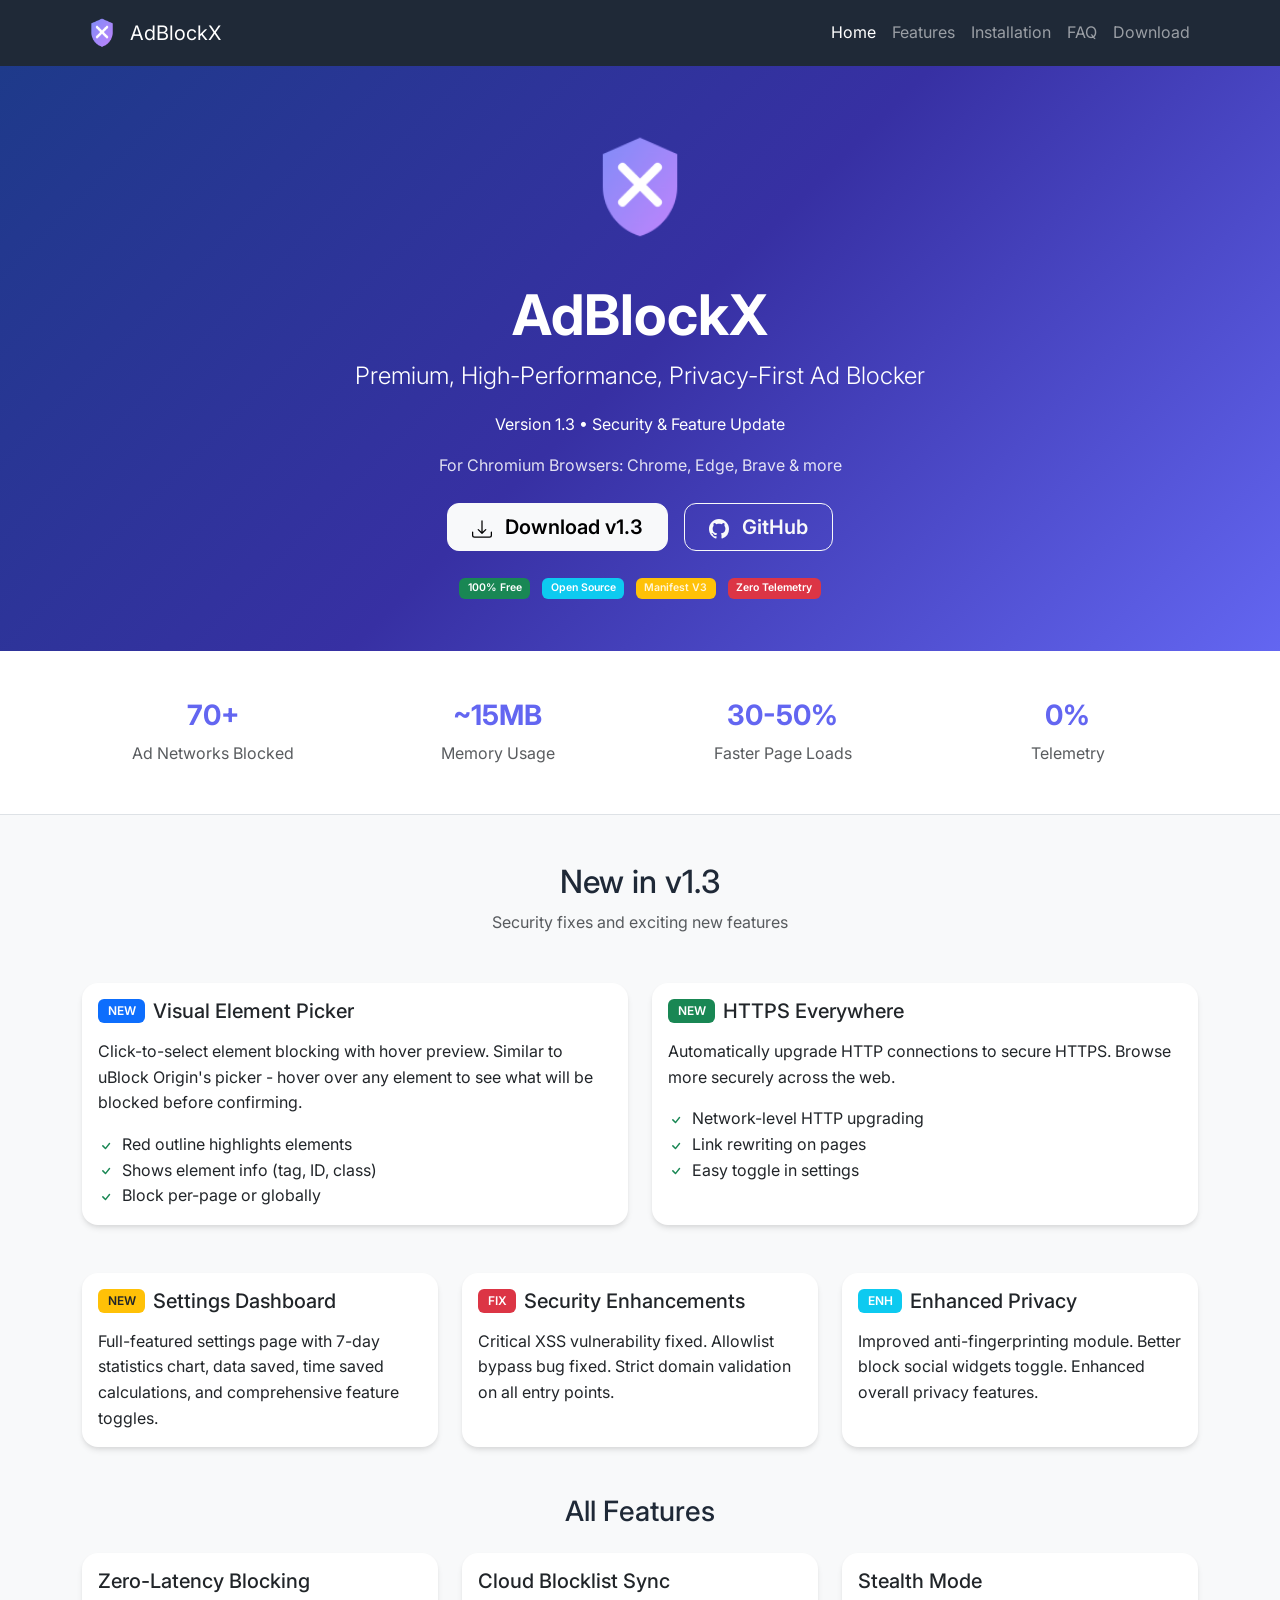
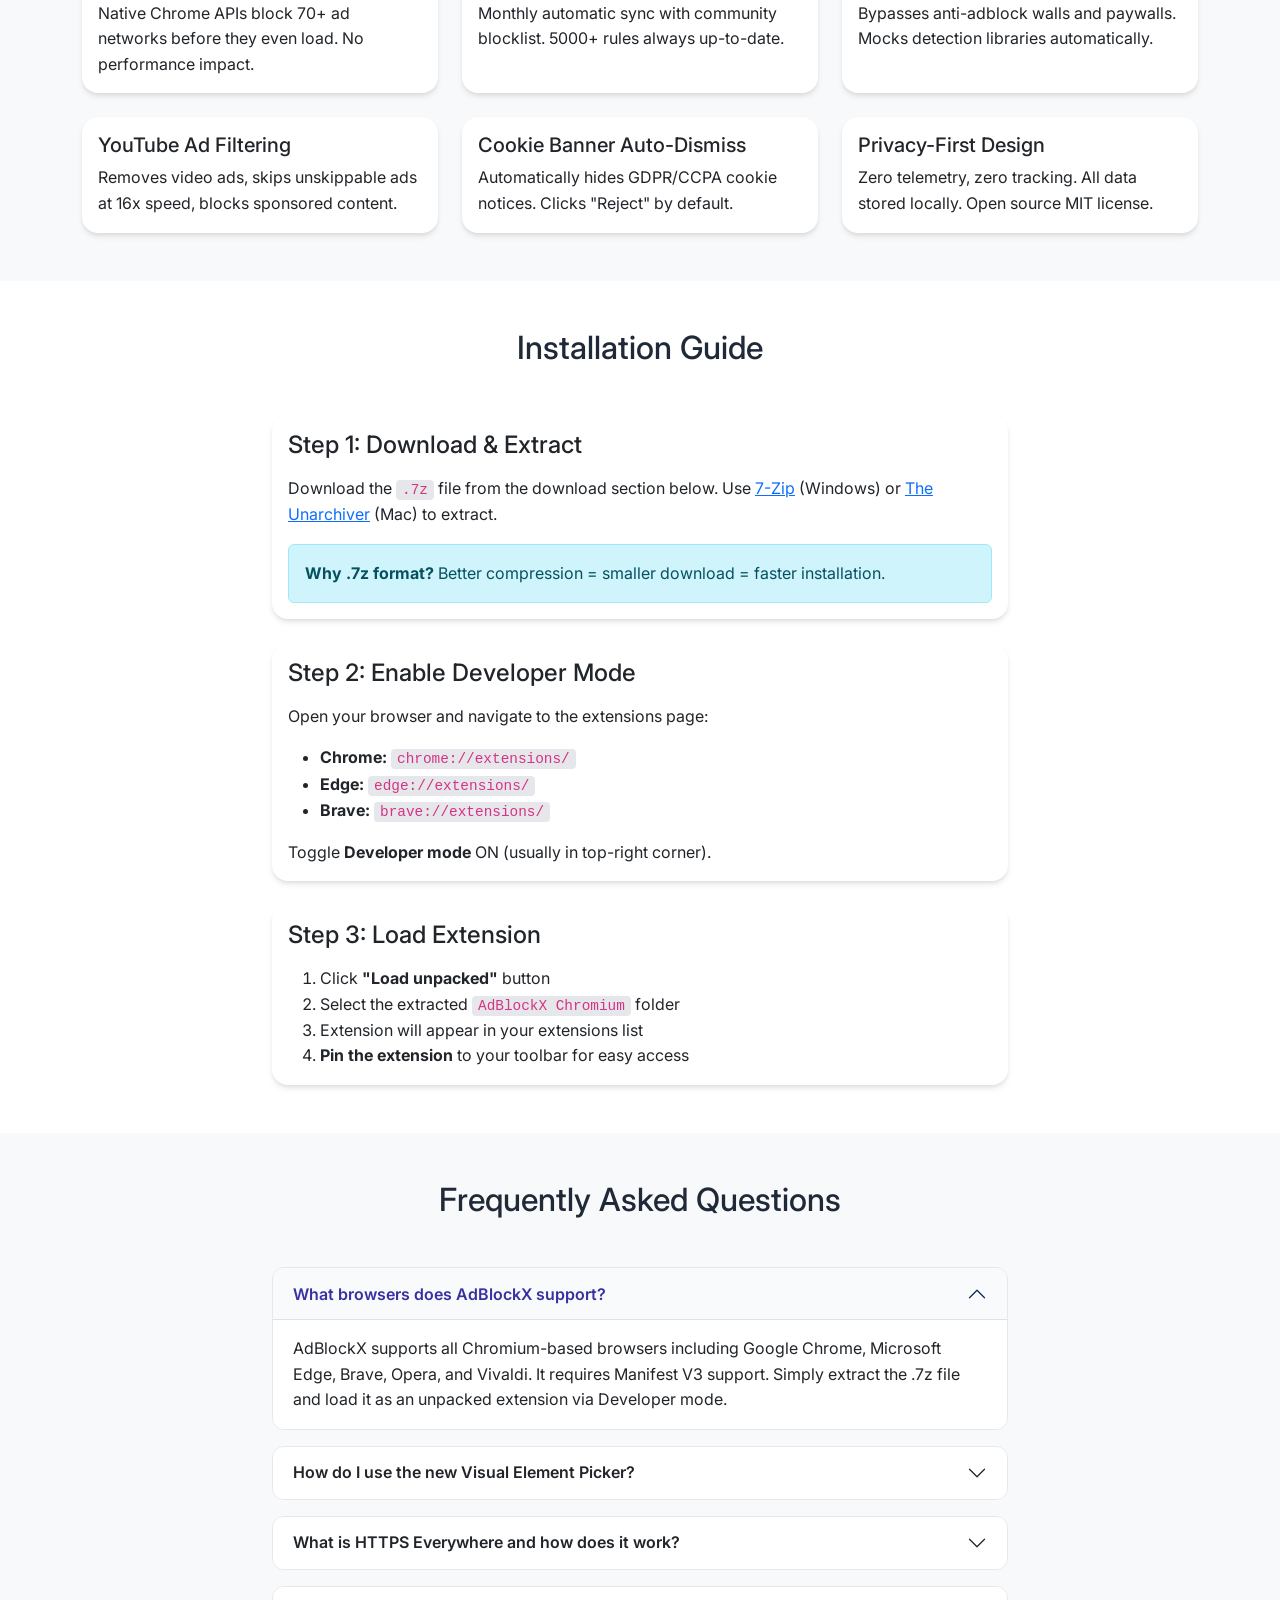
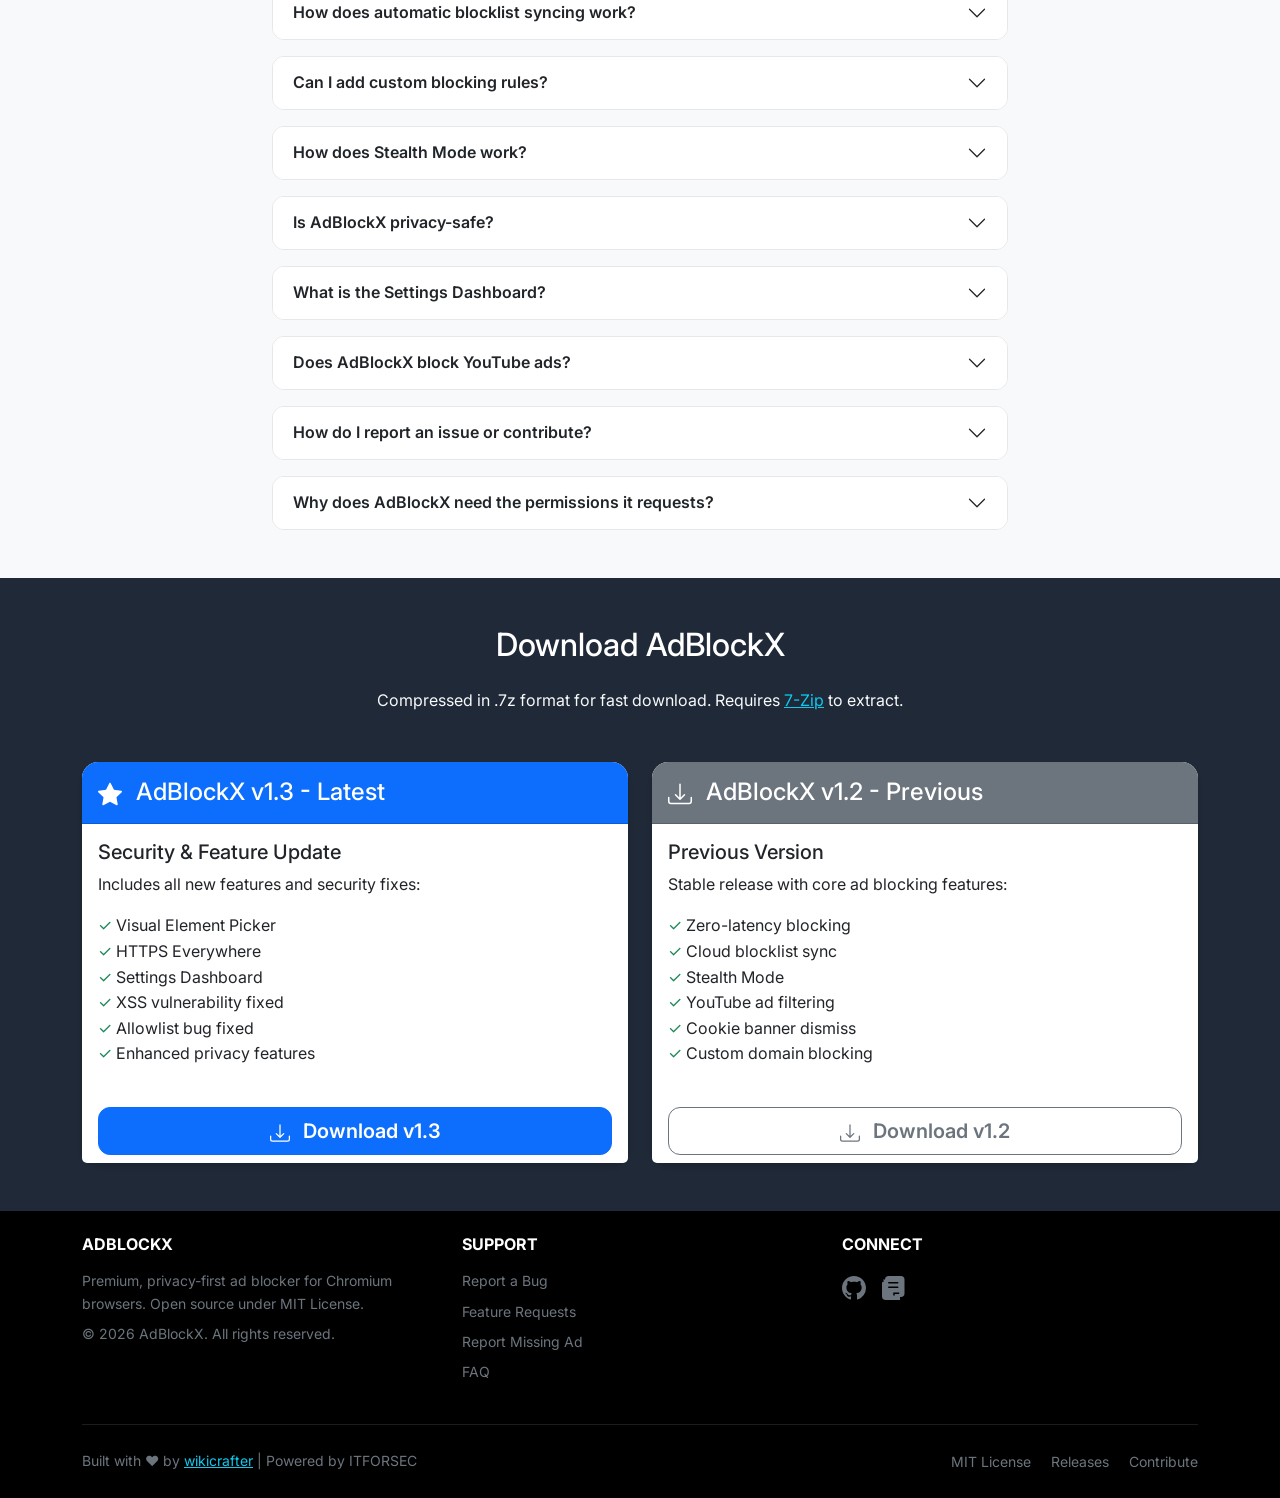
<file: website/index.html>
<!DOCTYPE html>
<html lang="en">
<head>
    <meta charset="UTF-8">
    <meta name="viewport" content="width=device-width, initial-scale=1.0">
    <title>AdBlockX v1.3 - Premium Ad Blocker for Chromium Browsers</title>
    <meta name="description" content="AdBlockX v1.3: High-performance, privacy-first ad blocker for Chrome, Edge, and Brave. Visual element picker, HTTPS everywhere, stealth mode, and zero-latency blocking.">
    <meta name="keywords" content="ad blocker, chrome extension, privacy, adblock, manifest v3, https everywhere, element picker">
    <link href="https://cdn.jsdelivr.net/npm/bootstrap@5.3.0/dist/css/bootstrap.min.css" rel="stylesheet">
    <link href="https://fonts.googleapis.com/css2?family=Inter:wght@400;500;600;700&display=swap" rel="stylesheet">
    <link rel="stylesheet" href="css/style.css">
</head>
<body>
    <nav class="navbar navbar-expand-lg navbar-dark bg-dark sticky-top">
        <div class="container">
            <a class="navbar-brand d-flex align-items-center" href="#hero">
                <img src="assets/images/icon128.png" alt="AdBlockX Logo" width="40" height="40" class="me-2 rounded">
                AdBlockX
            </a>
            <button class="navbar-toggler" type="button" data-bs-toggle="collapse" data-bs-target="#navbarNav">
                <span class="navbar-toggler-icon"></span>
            </button>
            <div class="collapse navbar-collapse" id="navbarNav">
                <ul class="navbar-nav ms-auto">
                    <li class="nav-item"><a class="nav-link" href="#hero">Home</a></li>
                    <li class="nav-item"><a class="nav-link" href="#features">Features</a></li>
                    <li class="nav-item"><a class="nav-link" href="#installation">Installation</a></li>
                    <li class="nav-item"><a class="nav-link" href="#faq">FAQ</a></li>
                    <li class="nav-item"><a class="nav-link" href="#download">Download</a></li>
                </ul>
            </div>
        </div>
    </nav>

    <section id="hero" class="hero text-white text-center py-5">
        <div class="container">
            <img src="assets/images/icon128.png" alt="AdBlockX Icon" class="mb-4" width="140" height="140">
            <h1 class="display-4 fw-bold">AdBlockX</h1>
            <p class="lead fs-4 mb-3">Premium, High-Performance, Privacy-First Ad Blocker</p>
            <p>Version 1.3 • Security & Feature Update</p>
            <p class="text-dark mb-4">For Chromium Browsers: Chrome, Edge, Brave & more</p>
            <div class="d-flex gap-3 justify-content-center flex-wrap">
                <a href="#download" class="btn btn-light btn-lg px-4">
                    <svg xmlns="http://www.w3.org/2000/svg" width="20" height="20" fill="currentColor" class="bi bi-download me-2" viewBox="0 0 16 16"><path d="M.5 9.9a.5.5 0 0 1 .5.5v2.5a1 1 0 0 0 1 1h12a1 1 0 0 0 1-1v-2.5a.5.5 0 0 1 1 0v2.5a2 2 0 0 1-2 2H2a2 2 0 0 1-2-2v-2.5a.5.5 0 0 1 .5-.5z"/><path d="M7.646 11.854a.5.5 0 0 0 .708 0l3-3a.5.5 0 0 0-.708-.708L8.5 10.293V1.5a.5.5 0 0 0-1 0v8.793L5.354 8.146a.5.5 0 1 0-.708.708l3 3z"/></svg>
                    Download v1.3
                </a>
                <a href="https://github.com/wikicrafter/adblock" target="_blank" class="btn btn-outline-light btn-lg px-4">
                    <svg xmlns="http://www.w3.org/2000/svg" width="20" height="20" fill="currentColor" class="bi bi-github me-2" viewBox="0 0 16 16"><path d="M8 0C3.58 0 0 3.58 0 8c0 3.54 2.29 6.53 5.47 7.59.4.07.55-.17.55-.38 0-.19-.01-.82-.01-1.49-2.01.37-2.53-.49-2.69-.94-.09-.23-.48-.94-.82-1.13-.28-.15-.68-.52-.01-.53.63-.01 1.08.58 1.23.82.72 1.21 1.87.87 2.33.66.07-.52.28-.87.51-1.07-1.78-.2-3.64-.89-3.64-3.95 0-.87.31-1.59.82-2.15-.08-.2-.36-1.02.08-2.12 0 0 .67-.21 2.2.82.64-.18 1.32-.27 2-.27.68 0 1.36.09 2 .27 1.53-1.04 2.2-.82 2.2-.82.44 1.1.16 1.92.08 2.12.51.56.82 1.27.82 2.15 0 3.07-1.87 3.75-3.65 3.95.29.25.54.73.54 1.48 0 1.07-.01 1.93-.01 2.2 0 .21.15.46.55.38A8.012 8.012 0 0 0 16 8c0-4.42-3.58-8-8-8z"/></svg>
                    GitHub
                </a>
            </div>
            <div class="mt-4 small text-dark">
                <span class="badge bg-success me-2">100% Free</span>
                <span class="badge bg-info me-2">Open Source</span>
                <span class="badge bg-warning text-dark me-2">Manifest V3</span>
                <span class="badge bg-danger">Zero Telemetry</span>
            </div>
        </div>
    </section>

    <section class="py-5 bg-white border-bottom">
        <div class="container">
            <div class="row text-center g-4">
                <div class="col-md-3 col-6">
                    <h3 class="fw-bold text-primary">70+</h3>
                    <p class="mb-0 text-muted">Ad Networks Blocked</p>
                </div>
                <div class="col-md-3 col-6">
                    <h3 class="fw-bold text-primary">~15MB</h3>
                    <p class="mb-0 text-muted">Memory Usage</p>
                </div>
                <div class="col-md-3 col-6">
                    <h3 class="fw-bold text-primary">30-50%</h3>
                    <p class="mb-0 text-muted">Faster Page Loads</p>
                </div>
                <div class="col-md-3 col-6">
                    <h3 class="fw-bold text-primary">0%</h3>
                    <p class="mb-0 text-muted">Telemetry</p>
                </div>
            </div>
        </div>
    </section>

    <section id="features" class="py-5 bg-light">
        <div class="container">
            <h2 class="text-center mb-2">New in v1.3</h2>
            <p class="text-center text-muted mb-5">Security fixes and exciting new features</p>
            
            <div class="row g-4 mb-5">
                <div class="col-md-6">
                    <div class="card h-100 border-primary border-2">
                        <div class="card-body">
                            <div class="d-flex align-items-center mb-3">
                                <span class="badge bg-primary me-2">NEW</span>
                                <h5 class="card-title mb-0">Visual Element Picker</h5>
                            </div>
                            <p class="card-text">Click-to-select element blocking with hover preview. Similar to uBlock Origin's picker - hover over any element to see what will be blocked before confirming.</p>
                            <ul class="list-unstyled mb-0">
                                <li><svg xmlns="http://www.w3.org/2000/svg" width="16" height="16" fill="currentColor" class="bi bi-check text-success me-2" viewBox="0 0 16 16"><path d="M10.97 4.97a.75.75 0 0 1 1.07 1.05l-3.99 4.99a.75.75 0 0 1-1.08.02L4.324 8.384a.75.75 0 1 1 1.06-1.06l2.094 2.093 3.473-4.425a.267.267 0 0 1 .02-.022z"/></svg>Red outline highlights elements</li>
                                <li><svg xmlns="http://www.w3.org/2000/svg" width="16" height="16" fill="currentColor" class="bi bi-check text-success me-2" viewBox="0 0 16 16"><path d="M10.97 4.97a.75.75 0 0 1 1.07 1.05l-3.99 4.99a.75.75 0 0 1-1.08.02L4.324 8.384a.75.75 0 1 1 1.06-1.06l2.094 2.093 3.473-4.425a.267.267 0 0 1 .02-.022z"/></svg>Shows element info (tag, ID, class)</li>
                                <li><svg xmlns="http://www.w3.org/2000/svg" width="16" height="16" fill="currentColor" class="bi bi-check text-success me-2" viewBox="0 0 16 16"><path d="M10.97 4.97a.75.75 0 0 1 1.07 1.05l-3.99 4.99a.75.75 0 0 1-1.08.02L4.324 8.384a.75.75 0 1 1 1.06-1.06l2.094 2.093 3.473-4.425a.267.267 0 0 1 .02-.022z"/></svg>Block per-page or globally</li>
                            </ul>
                        </div>
                    </div>
                </div>
                <div class="col-md-6">
                    <div class="card h-100 border-success border-2">
                        <div class="card-body">
                            <div class="d-flex align-items-center mb-3">
                                <span class="badge bg-success me-2">NEW</span>
                                <h5 class="card-title mb-0">HTTPS Everywhere</h5>
                            </div>
                            <p class="card-text">Automatically upgrade HTTP connections to secure HTTPS. Browse more securely across the web.</p>
                            <ul class="list-unstyled mb-0">
                                <li><svg xmlns="http://www.w3.org/2000/svg" width="16" height="16" fill="currentColor" class="bi bi-check text-success me-2" viewBox="0 0 16 16"><path d="M10.97 4.97a.75.75 0 0 1 1.07 1.05l-3.99 4.99a.75.75 0 0 1-1.08.02L4.324 8.384a.75.75 0 1 1 1.06-1.06l2.094 2.093 3.473-4.425a.267.267 0 0 1 .02-.022z"/></svg>Network-level HTTP upgrading</li>
                                <li><svg xmlns="http://www.w3.org/2000/svg" width="16" height="16" fill="currentColor" class="bi bi-check text-success me-2" viewBox="0 0 16 16"><path d="M10.97 4.97a.75.75 0 0 1 1.07 1.05l-3.99 4.99a.75.75 0 0 1-1.08.02L4.324 8.384a.75.75 0 1 1 1.06-1.06l2.094 2.093 3.473-4.425a.267.267 0 0 1 .02-.022z"/></svg>Link rewriting on pages</li>
                                <li><svg xmlns="http://www.w3.org/2000/svg" width="16" height="16" fill="currentColor" class="bi bi-check text-success me-2" viewBox="0 0 16 16"><path d="M10.97 4.97a.75.75 0 0 1 1.07 1.05l-3.99 4.99a.75.75 0 0 1-1.08.02L4.324 8.384a.75.75 0 1 1 1.06-1.06l2.094 2.093 3.473-4.425a.267.267 0 0 1 .02-.022z"/></svg>Easy toggle in settings</li>
                            </ul>
                        </div>
                    </div>
                </div>
            </div>

            <div class="row g-4 mb-5">
                <div class="col-md-4">
                    <div class="card h-100 border-warning border-2">
                        <div class="card-body">
                            <div class="d-flex align-items-center mb-3">
                                <span class="badge bg-warning text-dark me-2">NEW</span>
                                <h5 class="card-title mb-0">Settings Dashboard</h5>
                            </div>
                            <p class="card-text">Full-featured settings page with 7-day statistics chart, data saved, time saved calculations, and comprehensive feature toggles.</p>
                        </div>
                    </div>
                </div>
                <div class="col-md-4">
                    <div class="card h-100 border-danger border-2">
                        <div class="card-body">
                            <div class="d-flex align-items-center mb-3">
                                <span class="badge bg-danger me-2">FIX</span>
                                <h5 class="card-title mb-0">Security Enhancements</h5>
                            </div>
                            <p class="card-text">Critical XSS vulnerability fixed. Allowlist bypass bug fixed. Strict domain validation on all entry points.</p>
                        </div>
                    </div>
                </div>
                <div class="col-md-4">
                    <div class="card h-100 border-info border-2">
                        <div class="card-body">
                            <div class="d-flex align-items-center mb-3">
                                <span class="badge bg-info me-2">ENH</span>
                                <h5 class="card-title mb-0">Enhanced Privacy</h5>
                            </div>
                            <p class="card-text">Improved anti-fingerprinting module. Better block social widgets toggle. Enhanced overall privacy features.</p>
                        </div>
                    </div>
                </div>
            </div>

            <h3 class="text-center mb-4">All Features</h3>
            <div class="row g-4">
                <div class="col-md-4">
                    <div class="card h-100 feature-card">
                        <div class="card-body">
                            <h5 class="card-title">Zero-Latency Blocking</h5>
                            <p class="card-text">Native Chrome APIs block 70+ ad networks before they even load. No performance impact.</p>
                        </div>
                    </div>
                </div>
                <div class="col-md-4">
                    <div class="card h-100 feature-card">
                        <div class="card-body">
                            <h5 class="card-title">Cloud Blocklist Sync</h5>
                            <p class="card-text">Monthly automatic sync with community blocklist. 5000+ rules always up-to-date.</p>
                        </div>
                    </div>
                </div>
                <div class="col-md-4">
                    <div class="card h-100 feature-card">
                        <div class="card-body">
                            <h5 class="card-title">Stealth Mode</h5>
                            <p class="card-text">Bypasses anti-adblock walls and paywalls. Mocks detection libraries automatically.</p>
                        </div>
                    </div>
                </div>
                <div class="col-md-4">
                    <div class="card h-100 feature-card">
                        <div class="card-body">
                            <h5 class="card-title">YouTube Ad Filtering</h5>
                            <p class="card-text">Removes video ads, skips unskippable ads at 16x speed, blocks sponsored content.</p>
                        </div>
                    </div>
                </div>
                <div class="col-md-4">
                    <div class="card h-100 feature-card">
                        <div class="card-body">
                            <h5 class="card-title">Cookie Banner Auto-Dismiss</h5>
                            <p class="card-text">Automatically hides GDPR/CCPA cookie notices. Clicks "Reject" by default.</p>
                        </div>
                    </div>
                </div>
                <div class="col-md-4">
                    <div class="card h-100 feature-card">
                        <div class="card-body">
                            <h5 class="card-title">Privacy-First Design</h5>
                            <p class="card-text">Zero telemetry, zero tracking. All data stored locally. Open source MIT license.</p>
                        </div>
                    </div>
                </div>
            </div>
        </div>
    </section>

    <section id="installation" class="py-5 bg-white">
        <div class="container">
            <h2 class="text-center mb-5">Installation Guide</h2>
            <div class="row">
                <div class="col-lg-8 mx-auto">
                    <div class="card mb-4">
                        <div class="card-body">
                            <h4 class="card-title mb-3">Step 1: Download & Extract</h4>
                            <p>Download the <code>.7z</code> file from the download section below. Use <a href="https://www.7-zip.org/" target="_blank">7-Zip</a> (Windows) or <a href="https://theunarchiver.com/" target="_blank">The Unarchiver</a> (Mac) to extract.</p>
                            <div class="alert alert-info mb-0">
                                <strong>Why .7z format?</strong> Better compression = smaller download = faster installation.
                            </div>
                        </div>
                    </div>
                    
                    <div class="card mb-4">
                        <div class="card-body">
                            <h4 class="card-title mb-3">Step 2: Enable Developer Mode</h4>
                            <p>Open your browser and navigate to the extensions page:</p>
                            <ul class="mb-0">
                                <li><strong>Chrome:</strong> <code>chrome://extensions/</code></li>
                                <li><strong>Edge:</strong> <code>edge://extensions/</code></li>
                                <li><strong>Brave:</strong> <code>brave://extensions/</code></li>
                            </ul>
                            <p class="mb-0 mt-3">Toggle <strong>Developer mode</strong> ON (usually in top-right corner).</p>
                        </div>
                    </div>
                    
                    <div class="card">
                        <div class="card-body">
                            <h4 class="card-title mb-3">Step 3: Load Extension</h4>
                            <ol class="mb-0">
                                <li>Click <strong>"Load unpacked"</strong> button</li>
                                <li>Select the extracted <code>AdBlockX Chromium</code> folder</li>
                                <li>Extension will appear in your extensions list</li>
                                <li><strong>Pin the extension</strong> to your toolbar for easy access</li>
                            </ol>
                        </div>
                    </div>
                </div>
            </div>
        </div>
    </section>

    <section id="faq" class="py-5 bg-light">
        <div class="container">
            <h2 class="text-center mb-5">Frequently Asked Questions</h2>
            <div class="row">
                <div class="col-lg-8 mx-auto">
                    <div class="accordion" id="faqAccordion">
                        
                        <div class="accordion-item mb-3 border rounded">
                            <h2 class="accordion-header">
                                <button class="accordion-button fw-semibold" type="button" data-bs-toggle="collapse" data-bs-target="#faq1">
                                    What browsers does AdBlockX support?
                                </button>
                            </h2>
                            <div id="faq1" class="accordion-collapse collapse show" data-bs-parent="#faqAccordion">
                                <div class="accordion-body">
                                    AdBlockX supports all Chromium-based browsers including Google Chrome, Microsoft Edge, Brave, Opera, and Vivaldi. It requires Manifest V3 support. Simply extract the .7z file and load it as an unpacked extension via Developer mode.
                                </div>
                            </div>
                        </div>

                        <div class="accordion-item mb-3 border rounded">
                            <h2 class="accordion-header">
                                <button class="accordion-button collapsed fw-semibold" type="button" data-bs-toggle="collapse" data-bs-target="#faq2">
                                    How do I use the new Visual Element Picker?
                                </button>
                            </h2>
                            <div id="faq2" class="accordion-collapse collapse" data-bs-parent="#faqAccordion">
                                <div class="accordion-body">
                                    <ol class="mb-0">
                                        <li>Click the AdBlockX shield icon in your toolbar</li>
                                        <li>Click the purple <strong>"Element Picker"</strong> button</li>
                                        <li>Hover over any element - it will be highlighted with a red outline</li>
                                        <li>Click to select - a dialog shows the CSS selector</li>
                                        <li>Choose <strong>"This page only"</strong> or <strong>"Everywhere"</strong></li>
                                        <li>Click <strong>"Block Element"</strong> to confirm</li>
                                    </ol>
                                    <p class="mb-0 mt-2 text-muted">Press <strong>Esc</strong> at any time to cancel the picker.</p>
                                </div>
                            </div>
                        </div>

                        <div class="accordion-item mb-3 border rounded">
                            <h2 class="accordion-header">
                                <button class="accordion-button collapsed fw-semibold" type="button" data-bs-toggle="collapse" data-bs-target="#faq3">
                                    What is HTTPS Everywhere and how does it work?
                                </button>
                            </h2>
                            <div id="faq3" class="accordion-collapse collapse" data-bs-parent="#faqAccordion">
                                <div class="accordion-body">
                                    HTTPS Everywhere automatically upgrades HTTP connections to secure HTTPS. It works on two levels:
                                    <ul class="mb-2">
                                        <li><strong>Network level:</strong> Upgrades page navigations from http:// to https://</li>
                                        <li><strong>Content level:</strong> Rewrites links on pages you visit to use HTTPS</li>
                                    </ul>
                                    <p class="mb-0">Enable it in Settings → Advanced Privacy → HTTPS Everywhere toggle.</p>
                                </div>
                            </div>
                        </div>

                        <div class="accordion-item mb-3 border rounded">
                            <h2 class="accordion-header">
                                <button class="accordion-button collapsed fw-semibold" type="button" data-bs-toggle="collapse" data-bs-target="#faq4">
                                    How does automatic blocklist syncing work?
                                </button>
                            </h2>
                            <div id="faq4" class="accordion-collapse collapse" data-bs-parent="#faqAccordion">
                                <div class="accordion-body">
                                    AdBlockX fetches the community blocklist from GitHub via jsDelivr CDN once every 30 days. It validates:
                                    <ul class="mb-2">
                                        <li>Only valid DNS domain names are accepted</li>
                                        <li>Protected domains (Google, GitHub, etc.) are excluded</li>
                                        <li>Maximum 5,000 rules to prevent abuse</li>
                                        <li>No duplicate rules are added</li>
                                    </ul>
                                    <p class="mb-0">The sync is completely anonymous with no user identification.</p>
                                </div>
                            </div>
                        </div>

                        <div class="accordion-item mb-3 border rounded">
                            <h2 class="accordion-header">
                                <button class="accordion-button collapsed fw-semibold" type="button" data-bs-toggle="collapse" data-bs-target="#faq5">
                                    Can I add custom blocking rules?
                                </button>
                            </h2>
                            <div id="faq5" class="accordion-collapse collapse" data-bs-parent="#faqAccordion">
                                <div class="accordion-body">
                                    Yes! There are multiple ways:
                                    <ul class="mb-2">
                                        <li><strong>Popup:</strong> Type a domain in the input field and click "Block Domain"</li>
                                        <li><strong>Element Picker:</strong> Click the Element Picker button and select any page element</li>
                                        <li><strong>Right-click:</strong> Right-click any element and choose "Block element on this site" or "Block element everywhere"</li>
                                    </ul>
                                    <p class="mb-0">All custom rules are stored locally and persist across sessions.</p>
                                </div>
                            </div>
                        </div>

                        <div class="accordion-item mb-3 border rounded">
                            <h2 class="accordion-header">
                                <button class="accordion-button collapsed fw-semibold" type="button" data-bs-toggle="collapse" data-bs-target="#faq6">
                                    How does Stealth Mode work?
                                </button>
                            </h2>
                            <div id="faq6" class="accordion-collapse collapse" data-bs-parent="#faqAccordion">
                                <div class="accordion-body">
                                    Stealth Mode bypasses anti-adblock detection systems that some websites use. When enabled, AdBlockX:
                                    <ul class="mb-2">
                                        <li>Mocks anti-adblock libraries (blockAdBlock, FuckAdBlock, etc.)</li>
                                        <li>Spofs bait element dimensions to appear "normal"</li>
                                        <li>Bypasses Google Funding Choices and Admiral paywalls</li>
                                        <li>Intercepts GDPR/CMP consent APIs</li>
                                    </ul>
                                    <p class="mb-0">Toggle it on in the popup (amber/gold switch). May occasionally break complex web apps.</p>
                                </div>
                            </div>
                        </div>

                        <div class="accordion-item mb-3 border rounded">
                            <h2 class="accordion-header">
                                <button class="accordion-button collapsed fw-semibold" type="button" data-bs-toggle="collapse" data-bs-target="#faq7">
                                    Is AdBlockX privacy-safe?
                                </button>
                            </h2>
                            <div id="faq7" class="accordion-collapse collapse" data-bs-parent="#faqAccordion">
                                <div class="accordion-body">
                                    <strong>100% privacy-first design.</strong> AdBlockX does NOT collect:
                                    <div class="row mt-2">
                                        <div class="col-md-6">
                                            <ul class="mb-0">
                                                <li>❌ Browsing history</li>
                                                <li>❌ Search queries</li>
                                                <li>❌ Click data</li>
                                            </ul>
                                        </div>
                                        <div class="col-md-6">
                                            <ul class="mb-0">
                                                <li>❌ Personal information</li>
                                                <li>❌ Analytics/telemetry</li>
                                                <li>❌ Crash reports</li>
                                            </ul>
                                        </div>
                                    </div>
                                    <p class="mb-0 mt-2">All settings, whitelist, and statistics are stored locally on your device.</p>
                                </div>
                            </div>
                        </div>

                        <div class="accordion-item mb-3 border rounded">
                            <h2 class="accordion-header">
                                <button class="accordion-button collapsed fw-semibold" type="button" data-bs-toggle="collapse" data-bs-target="#faq8">
                                    What is the Settings Dashboard?
                                </button>
                            </h2>
                            <div id="faq8" class="accordion-collapse collapse" data-bs-parent="#faqAccordion">
                                <div class="accordion-body">
                                    The Settings Dashboard (click gear icon in popup) provides:
                                    <ul class="mb-2">
                                        <li><strong>Protection Engine:</strong> Cloud sync status and manual sync button</li>
                                        <li><strong>Advanced Privacy:</strong> Toggle HTTPS Everywhere, Block Social Widgets, Block Cookie Notices, Anti-Fingerprinting</li>
                                        <li><strong>Whitelist:</strong> Manage domains where ads are allowed</li>
                                        <li><strong>Blocked Sites Manager:</strong> View and search all blocking rules</li>
                                        <li><strong>Analytics:</strong> 7-day blocking chart, data saved, time saved estimates</li>
                                    </ul>
                                </div>
                            </div>
                        </div>

                        <div class="accordion-item mb-3 border rounded">
                            <h2 class="accordion-header">
                                <button class="accordion-button collapsed fw-semibold" type="button" data-bs-toggle="collapse" data-bs-target="#faq9">
                                    Does AdBlockX block YouTube ads?
                                </button>
                            </h2>
                            <div id="faq9" class="accordion-collapse collapse" data-bs-parent="#faqAccordion">
                                <div class="accordion-body">
                                    Yes! AdBlockX has specialized YouTube filtering that:
                                    <ul class="mb-2">
                                        <li>Removes pre-roll, mid-roll, and post-roll video ads</li>
                                        <li>Skips unskippable ads by fast-forwarding at 16x speed</li>
                                        <li>Hides sponsored video recommendations</li>
                                        <li>Removes masthead banner ads and sidebar promotions</li>
                                        <li>Auto-clicks "Skip Ad" buttons</li>
                                    </ul>
                                    <p class="mb-0">Refresh YouTube page if ads still appear (YouTube's SPA navigation may skip initial blocking).</p>
                                </div>
                            </div>
                        </div>

                        <div class="accordion-item mb-3 border rounded">
                            <h2 class="accordion-header">
                                <button class="accordion-button collapsed fw-semibold" type="button" data-bs-toggle="collapse" data-bs-target="#faq10">
                                    How do I report an issue or contribute?
                                </button>
                            </h2>
                            <div id="faq10" class="accordion-collapse collapse" data-bs-parent="#faqAccordion">
                                <div class="accordion-body">
                                    <strong>Report an ad that slipped through:</strong> Click "Report missing ad" in the popup - this opens a GitHub issue with pre-filled information.
                                    <hr>
                                    <strong>Contribute to the blocklist:</strong>
                                    <ol class="mb-0">
                                        <li>Fork the repository</li>
                                        <li>Edit <code>scripts/blocklist.json</code></li>
                                        <li>Add domain in the correct format</li>
                                        <li>Submit a pull request</li>
                                    </ol>
                                </div>
                            </div>
                        </div>

                        <div class="accordion-item border rounded">
                            <h2 class="accordion-header">
                                <button class="accordion-button collapsed fw-semibold" type="button" data-bs-toggle="collapse" data-bs-target="#faq11">
                                    Why does AdBlockX need the permissions it requests?
                                </button>
                            </h2>
                            <div id="faq11" class="accordion-collapse collapse" data-bs-parent="#faqAccordion">
                                <div class="accordion-body">
                                    All permissions are essential for ad blocking:
                                    <ul class="mb-2">
                                        <li><code>declarativeNetRequest</code> - Block ad network requests at the network level</li>
                                        <li><code>storage</code> - Save your settings and statistics locally</li>
                                        <li><code>tabs</code> - Detect current tab for whitelist functionality</li>
                                        <li><code>webNavigation</code> - Detect page loads for ad scanning</li>
                                        <li><code>contextMenus</code> - Add right-click blocking options</li>
                                        <li><code>&lt;all_urls&gt;</code> - Inject cosmetic filters on all websites</li>
                                    </ul>
                                    <p class="mb-0">We do NOT request history, bookmarks, or any sensitive permissions.</p>
                                </div>
                            </div>
                        </div>

                    </div>
                </div>
            </div>
        </div>
    </section>

    <section id="download" class="py-5 bg-dark text-white">
        <div class="container">
            <h2 class="text-center mb-4">Download AdBlockX</h2>
            <p class="text-center text-light mb-5">Compressed in .7z format for fast download. Requires <a href="https://www.7-zip.org/" target="_blank" class="text-info">7-Zip</a> to extract.</p>
            
            <div class="row g-4">
                <div class="col-lg-6">
                    <div class="card h-100 border-primary border-3">
                        <div class="card-header bg-primary text-white py-3">
                            <h4 class="mb-0">
                                <svg xmlns="http://www.w3.org/2000/svg" width="24" height="24" fill="currentColor" class="bi bi-star-fill me-2" viewBox="0 0 16 16"><path d="M3.612 15.443c-.386.198-.824-.149-.746-.592l.83-4.73L.173 6.765c-.329-.314-.158-.888.283-.95l4.898-.696L7.538.792c.197-.39.73-.39.927 0l2.184 4.327 4.898.696c.441.062.612.636.282.95l-3.522 3.356.83 4.73c.078.443-.36.79-.746.592L8 13.187l-4.389 2.256z"/></svg>
                                AdBlockX v1.3 - Latest
                            </h4>
                        </div>
                        <div class="card-body">
                            <h5 class="card-title">Security & Feature Update</h5>
                            <p class="card-text">Includes all new features and security fixes:</p>
                            <ul class="list-unstyled">
                                <li><span class="text-success">✓</span> Visual Element Picker</li>
                                <li><span class="text-success">✓</span> HTTPS Everywhere</li>
                                <li><span class="text-success">✓</span> Settings Dashboard</li>
                                <li><span class="text-success">✓</span> XSS vulnerability fixed</li>
                                <li><span class="text-success">✓</span> Allowlist bug fixed</li>
                                <li><span class="text-success">✓</span> Enhanced privacy features</li>
                            </ul>
                        </div>
                        <div class="card-footer bg-white border-0">
                            <a href="https://cdn.jsdelivr.net/gh/wikicrafter/adblock@main/AdBlockX%20v1.3%20Chromium.7z" class="btn btn-primary btn-lg w-100">
                                <svg xmlns="http://www.w3.org/2000/svg" width="20" height="20" fill="currentColor" class="bi bi-download me-2" viewBox="0 0 16 16"><path d="M.5 9.9a.5.5 0 0 1 .5.5v2.5a1 1 0 0 0 1 1h12a1 1 0 0 0 1-1v-2.5a.5.5 0 0 1 1 0v2.5a2 2 0 0 1-2 2H2a2 2 0 0 1-2-2v-2.5a.5.5 0 0 1 .5-.5z"/><path d="M7.646 11.854a.5.5 0 0 0 .708 0l3-3a.5.5 0 0 0-.708-.708L8.5 10.293V1.5a.5.5 0 0 0-1 0v8.793L5.354 8.146a.5.5 0 1 0-.708.708l3 3z"/></svg>
                                Download v1.3
                            </a>
                        </div>
                    </div>
                </div>
                
                <div class="col-lg-6">
                    <div class="card h-100">
                        <div class="card-header bg-secondary text-white py-3">
                            <h4 class="mb-0">
                                <svg xmlns="http://www.w3.org/2000/svg" width="24" height="24" fill="currentColor" class="bi bi-archive me-2" viewBox="0 0 16 16"><path d="M.5 9.9a.5.5 0 0 1 .5.5v2.5a1 1 0 0 0 1 1h12a1 1 0 0 0 1-1v-2.5a.5.5 0 0 1 1 0v2.5a2 2 0 0 1-2 2H2a2 2 0 0 1-2-2v-2.5a.5.5 0 0 1 .5-.5z"/><path d="M7.646 11.854a.5.5 0 0 0 .708 0l3-3a.5.5 0 0 0-.708-.708L8.5 10.293V1.5a.5.5 0 0 0-1 0v8.793L5.354 8.146a.5.5 0 1 0-.708.708l3 3z"/></svg>
                                AdBlockX v1.2 - Previous
                            </h4>
                        </div>
                        <div class="card-body">
                            <h5 class="card-title">Previous Version</h5>
                            <p class="card-text">Stable release with core ad blocking features:</p>
                            <ul class="list-unstyled">
                                <li><span class="text-success">✓</span> Zero-latency blocking</li>
                                <li><span class="text-success">✓</span> Cloud blocklist sync</li>
                                <li><span class="text-success">✓</span> Stealth Mode</li>
                                <li><span class="text-success">✓</span> YouTube ad filtering</li>
                                <li><span class="text-success">✓</span> Cookie banner dismiss</li>
                                <li><span class="text-success">✓</span> Custom domain blocking</li>
                            </ul>
                        </div>
                        <div class="card-footer bg-white border-0">
                            <a href="https://cdn.jsdelivr.net/gh/wikicrafter/adblock@main/AdBlockX%20v1.2%20Chromium.7z" class="btn btn-outline-secondary btn-lg w-100">
                                <svg xmlns="http://www.w3.org/2000/svg" width="20" height="20" fill="currentColor" class="bi bi-download me-2" viewBox="0 0 16 16"><path d="M.5 9.9a.5.5 0 0 1 .5.5v2.5a1 1 0 0 0 1 1h12a1 1 0 0 0 1-1v-2.5a.5.5 0 0 1 1 0v2.5a2 2 0 0 1-2 2H2a2 2 0 0 1-2-2v-2.5a.5.5 0 0 1 .5-.5z"/><path d="M7.646 11.854a.5.5 0 0 0 .708 0l3-3a.5.5 0 0 0-.708-.708L8.5 10.293V1.5a.5.5 0 0 0-1 0v8.793L5.354 8.146a.5.5 0 1 0-.708.708l3 3z"/></svg>
                                Download v1.2
                            </a>
                        </div>
                    </div>
                </div>
            </div>
        </div>
    </section>

    <footer class="bg-black text-white py-4">
        <div class="container">
            <div class="row">
                <div class="col-md-4 mb-4 mb-md-0">
                    <h6 class="text-uppercase fw-bold mb-3">AdBlockX</h6>
                    <p class="small text-secondary mb-2">Premium, privacy-first ad blocker for Chromium browsers. Open source under MIT License.</p>
                    <p class="small text-secondary mb-0">&copy; 2026 AdBlockX. All rights reserved.</p>
                </div>
                
                <div class="col-md-4 mb-4 mb-md-0">
                    <h6 class="text-uppercase fw-bold mb-3">Support</h6>
                    <ul class="list-unstyled small">
                        <li class="mb-2"><a href="https://github.com/wikicrafter/adblock/issues" target="_blank" class="text-secondary text-decoration-none">Report a Bug</a></li>
                        <li class="mb-2"><a href="https://github.com/wikicrafter/adblock/discussions" target="_blank" class="text-secondary text-decoration-none">Feature Requests</a></li>
                        <li class="mb-2"><a href="https://github.com/wikicrafter/adblock/issues/new?title=Ad+Report" target="_blank" class="text-secondary text-decoration-none">Report Missing Ad</a></li>
                        <li class="mb-0"><a href="#faq" class="text-secondary text-decoration-none">FAQ</a></li>
                    </ul>
                </div>
                
                <div class="col-md-4">
                    <h6 class="text-uppercase fw-bold mb-3">Connect</h6>
                    <div class="d-flex gap-3">
                        <a href="https://github.com/wikicrafter/adblock" target="_blank" class="text-secondary fs-5" title="GitHub" data-bs-toggle="tooltip">
                            <svg xmlns="http://www.w3.org/2000/svg" width="24" height="24" fill="currentColor" viewBox="0 0 16 16"><path d="M8 0C3.58 0 0 3.58 0 8c0 3.54 2.29 6.53 5.47 7.59.4.07.55-.17.55-.38 0-.19-.01-.82-.01-1.49-2.01.37-2.53-.49-2.69-.94-.09-.23-.48-.94-.82-1.13-.28-.15-.68-.52-.01-.53.63-.01 1.08.58 1.23.82.72 1.21 1.87.87 2.33.66.07-.52.28-.87.51-1.07-1.78-.2-3.64-.89-3.64-3.95 0-.87.31-1.59.82-2.15-.08-.2-.36-1.02.08-2.12 0 0 .67-.21 2.2.82.64-.18 1.32-.27 2-.27.68 0 1.36.09 2 .27 1.53-1.04 2.2-.82 2.2-.82.44 1.1.16 1.92.08 2.12.51.56.82 1.27.82 2.15 0 3.07-1.87 3.75-3.65 3.95.29.25.54.73.54 1.48 0 1.07-.01 1.93-.01 2.2 0 .21.15.46.55.38A8.012 8.012 0 0 0 16 8c0-4.42-3.58-8-8-8z"/></svg>
                        </a>
                        <a href="https://ko-fi.com/gigaa" target="_blank" class="text-secondary fs-5" title="Buy Me a Coffee" data-bs-toggle="tooltip">
                            <svg xmlns="http://www.w3.org/2000/svg" width="24" height="24" fill="currentColor" viewBox="0 0 16 16"><path d="M2 2.5A2.5 2.5 0 0 1 4.5 0h8A2.5 2.5 0 0 1 15 2.5v9a2.5 2.5 0 0 1-2.5 2.5h-4v-2h4v1.5a.5.5 0 0 1-1 0V11h-4v2h4a.5.5 0 0 1 .5.5v1.5A2.5 2.5 0 0 1 4.5 16h-2A2.5 2.5 0 0 1 0 13.5v-9a.5.5 0 0 1 .5-.5h.5v-2zm2.5 1.5a.5.5 0 0 0 0 1h6a.5.5 0 0 0 0-1zm0 3a.5.5 0 0 0 0 1h6a.5.5 0 0 0 0-1z"/></svg>
                        </a>
                    
                     
                    </div>
                </div>
            </div>
            
            <hr class="my-4 border-secondary">
            
            <div class="row align-items-center">
                <div class="col-md-6 text-center text-md-start">
                    <p class="small text-secondary mb-0">Built with ❤️ by <a href="https://github.com/wikicrafter" target="_blank" class="text-info">wikicrafter</a> | Powered by ITFORSEC</p>
                </div>
                <div class="col-md-6 text-center text-md-end mt-3 mt-md-0">
                    <a href="https://github.com/wikicrafter/adblock/blob/main/LICENSE" target="_blank" class="text-secondary small me-3 text-decoration-none">MIT License</a>
                    <a href="https://github.com/wikicrafter/adblock/releases" target="_blank" class="text-secondary small me-3 text-decoration-none">Releases</a>
                    <a href="https://github.com/wikicrafter/adblock/tree/main/scripts" target="_blank" class="text-secondary small text-decoration-none">Contribute</a>
                </div>
            </div>
        </div>
    </footer>

    <script src="https://cdn.jsdelivr.net/npm/bootstrap@5.3.0/dist/js/bootstrap.bundle.min.js"></script>
    <script src="js/script.js"></script>
</body>
</html>
</file>
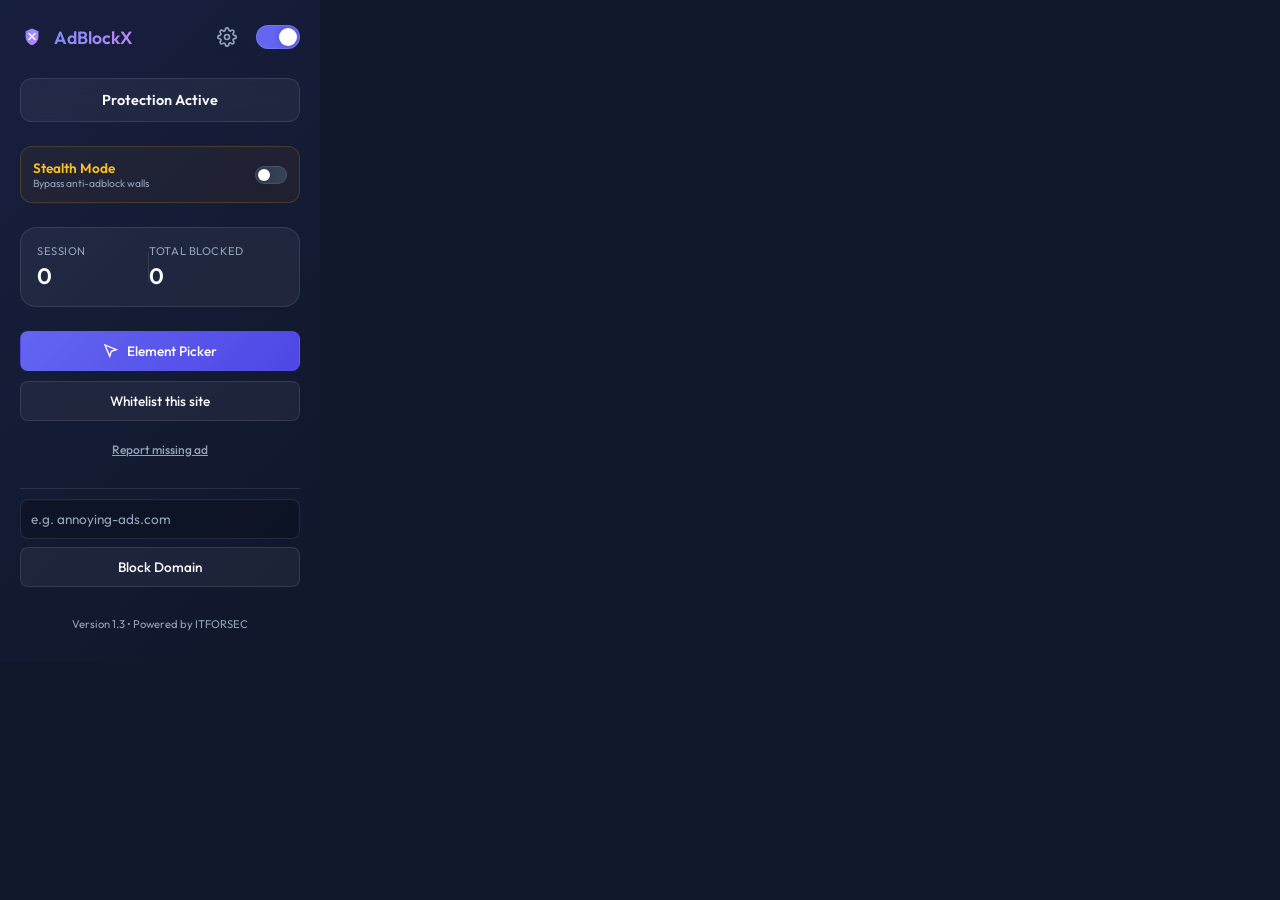
<file: AdBlockX Chromium/popup.html>
<!DOCTYPE html>
<html lang="en">
<head>
  <meta charset="UTF-8">
  <meta name="viewport" content="width=device-width, initial-scale=1.0">
  <title>AdBlockX</title>
  <link href="https://fonts.googleapis.com/css2?family=Outfit:wght@300;400;600&display=swap" rel="stylesheet">
  <link rel="stylesheet" href="popup.css">
</head>
<body>
  <div class="container">
    <header>
      <div class="logo-section">
        <div class="icon-placeholder">
          <svg width="24" height="24" viewBox="0 0 128 128" fill="none" xmlns="http://www.w3.org/2000/svg">
            <path d="M64 18L30 33V63C30 83.5 44.5 102.5 64 108C83.5 102.5 98 83.5 98 63V33L64 18Z" fill="url(#icon_grad_small)"/>
            <path d="M48 45L80 77M80 45L48 77" stroke="white" stroke-width="8" stroke-linecap="round"/>
            <defs>
              <linearGradient id="icon_grad_small" x1="0%" y1="0%" x2="100%" y2="100%">
                <stop offset="0%" style="stop-color:#818cf8" />
                <stop offset="100%" style="stop-color:#c084fc" />
              </linearGradient>
            </defs>
          </svg>
        </div>
        <h1>AdBlockX</h1>
      </div>
      <div class="header-actions">
        <button id="open-settings" class="icon-btn" title="Settings">
          <svg width="20" height="20" viewBox="0 0 24 24" fill="none" stroke="currentColor" stroke-width="2" stroke-linecap="round" stroke-linejoin="round">
            <circle cx="12" cy="12" r="3"></circle>
            <path d="M19.4 15a1.65 1.65 0 0 0 .33 1.82l.06.06a2 2 0 0 1 0 2.83 2 2 0 0 1-2.83 0l-.06-.06a1.65 1.65 0 0 0-1.82-.33 1.65 1.65 0 0 0-1 1.51V21a2 2 0 0 1-2 2 2 2 0 0 1-2-2v-.09A1.65 1.65 0 0 0 9 19.4a1.65 1.65 0 0 0-1.82.33l-.06.06a2 2 0 0 1-2.83 0 2 2 0 0 1 0-2.83l.06-.06a1.65 1.65 0 0 0 .33-1.82 1.65 1.65 0 0 0-1.51-1H3a2 2 0 0 1-2-2 2 2 0 0 1 2-2h.09A1.65 1.65 0 0 0 4.6 9a1.65 1.65 0 0 0-.33-1.82l-.06-.06a2 2 0 0 1 0-2.83 2 2 0 0 1 2.83 0l.06.06a1.65 1.65 0 0 0 1.82.33H9a1.65 1.65 0 0 0 1-1.51V3a2 2 0 0 1 2-2 2 2 0 0 1 2 2v.09a1.65 1.65 0 0 0 1 1.51 1.65 1.65 0 0 0 1.82-.33l.06-.06a2 2 0 0 1 2.83 0 2 2 0 0 1 0 2.83l-.06.06a1.65 1.65 0 0 0-.33 1.82V9a1.65 1.65 0 0 0 1.51 1H21a2 2 0 0 1 2 2 2 2 0 0 1-2 2h-.09a1.65 1.65 0 0 0-1.51 1z"></path>
          </svg>
        </button>
        <div class="toggle-container">
          <label class="switch">
            <input type="checkbox" id="power-toggle" checked>
            <span class="slider round"></span>
          </label>
        </div>
      </div>
    </header>

    <div class="status-card" id="status-card">
      <p id="status-text">Protection Active</p>
    </div>

    <div class="stealth-container">
      <div class="stealth-info">
        <span class="stealth-title">Stealth Mode</span>
        <span class="stealth-sub">Bypass anti-adblock walls</span>
      </div>
      <label class="switch small">
        <input type="checkbox" id="stealth-toggle">
        <span class="slider round"></span>
      </label>
    </div>

    <section class="stats">
      <div class="stat-item">
        <span class="label">Session</span>
        <span class="value" id="stats-session">0</span>
      </div>
      <div class="stat-divider"></div>
      <div class="stat-item">
        <span class="label">Total Blocked</span>
        <span class="value" id="stats-total">0</span>
      </div>
    </section>

    <section class="site-actions">
      <button id="element-picker" class="action-btn primary" title="Click to activate element picker">
        <svg width="16" height="16" viewBox="0 0 24 24" fill="none" stroke="currentColor" stroke-width="2">
          <path d="M3 3l7.07 16.97 2.51-7.39 7.39-2.51L3 3z"/>
        </svg>
        Element Picker
      </button>
      <button id="whitelist-site" class="action-btn secondary">Whitelist this site</button>
      <button id="report-ad" class="action-btn tertiary">Report missing ad</button>
      
      <div class="custom-block-section">
        <input type="text" id="custom-domain-input" placeholder="e.g. annoying-ads.com" class="action-input">
        <button id="add-custom-domain" class="action-btn secondary">Block Domain</button>
      </div>
    </section>

    <footer>
      <p>Version 1.3 &bull; Powered by ITFORSEC</p>
    </footer>
  </div>
  <script src="popup.js"></script>
</body>
</html>
</file>
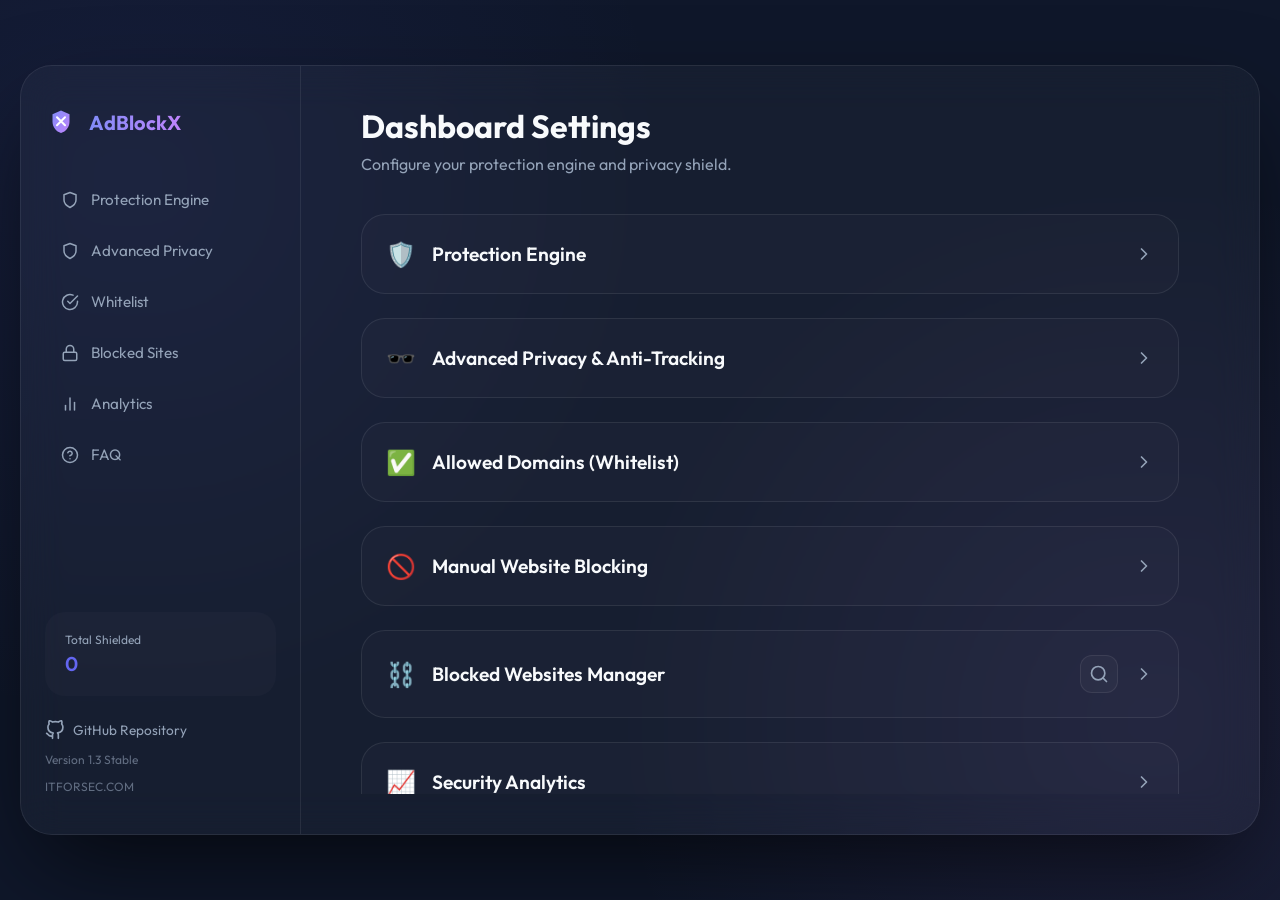
<file: AdBlockX Chromium/settings.html>
<!DOCTYPE html>
<html lang="en">

<head>
  <meta charset="UTF-8">
  <meta name="viewport" content="width=device-width, initial-scale=1.0">
  <title>AdBlockX - Settings</title>
  <link href="https://fonts.googleapis.com/css2?family=Outfit:wght@300;400;600&display=swap" rel="stylesheet">
  <link rel="stylesheet" href="settings.css">
</head>

<body>
  <div class="app-container">
    <div class="glass-shell">
      <div class="layout">
        <!-- Sidebar -->
        <aside class="sidebar">
          <div class="sidebar-header">
            <div class="logo">
              <svg width="32" height="32" viewBox="0 0 128 128" fill="none" xmlns="http://www.w3.org/2000/svg">
                <path d="M64 18L30 33V63C30 83.5 44.5 102.5 64 108C83.5 102.5 98 83.5 98 63V33L64 18Z"
                  fill="url(#icon_grad)" />
                <path d="M48 45L80 77M80 45L48 77" stroke="white" stroke-width="8" stroke-linecap="round" />
                <defs>
                  <linearGradient id="icon_grad" x1="0%" y1="0%" x2="100%" y2="100%">
                    <stop offset="0%" style="stop-color:#818cf8" />
                    <stop offset="100%" style="stop-color:#c084fc" />
                  </linearGradient>
                </defs>
              </svg>
              <h1>AdBlockX</h1>
            </div>
          </div>

          <nav class="sidebar-nav">
            <a href="#section-engine" class="nav-item">
              <svg width="18" height="18" viewBox="0 0 24 24" fill="none" stroke="currentColor" stroke-width="2"
                stroke-linecap="round" stroke-linejoin="round">
                <path d="M12 22s8-4 8-10V5l-8-3-8 3v7c0 6 8 10 8 10z"></path>
              </svg>
              Protection Engine
            </a>
            <a href="#section-privacy" class="nav-item">
              <svg width="18" height="18" viewBox="0 0 24 24" fill="none" stroke="currentColor" stroke-width="2"
                stroke-linecap="round" stroke-linejoin="round">
                <path d="M12 22s8-4 8-10V5l-8-3-8 3v7c0 6 8 10 8 10z"></path>
              </svg>
              Advanced Privacy
            </a>
            <a href="#section-whitelist" class="nav-item">
              <svg width="18" height="18" viewBox="0 0 24 24" fill="none" stroke="currentColor" stroke-width="2"
                stroke-linecap="round" stroke-linejoin="round">
                <path d="M22 11.08V12a10 10 0 1 1-5.93-9.14"></path>
                <polyline points="22 4 12 14.01 9 11.01"></polyline>
              </svg>
              Whitelist
            </a>
            <a href="#section-manager" class="nav-item">
              <svg width="18" height="18" viewBox="0 0 24 24" fill="none" stroke="currentColor" stroke-width="2"
                stroke-linecap="round" stroke-linejoin="round">
                <rect x="3" y="11" width="18" height="11" rx="2" ry="2"></rect>
                <path d="M7 11V7a5 5 0 0 1 10 0v4"></path>
              </svg>
              Blocked Sites
            </a>
            <a href="#section-stats" class="nav-item">
              <svg width="18" height="18" viewBox="0 0 24 24" fill="none" stroke="currentColor" stroke-width="2"
                stroke-linecap="round" stroke-linejoin="round">
                <line x1="18" y1="20" x2="18" y2="10"></line>
                <line x1="12" y1="20" x2="12" y2="4"></line>
                <line x1="6" y1="20" x2="6" y2="14"></line>
              </svg>
              Analytics
            </a>
            <a href="#section-faq" class="nav-item">
              <svg width="18" height="18" viewBox="0 0 24 24" fill="none" stroke="currentColor" stroke-width="2"
                stroke-linecap="round" stroke-linejoin="round">
                <circle cx="12" cy="12" r="10"></circle>
                <path d="M9.09 9a3 3 0 0 1 5.83 1c0 2-3 3-3 3"></path>
                <line x1="12" y1="17" x2="12.01" y2="17"></line>
              </svg>
              FAQ
            </a>
          </nav>

          <div class="sidebar-stats">
            <div class="mini-stat">
              <span class="label">Total Shielded</span>
              <span id="sidebar-total-stat" class="value">0</span>
            </div>
          </div>

          <div class="sidebar-footer">
            <a href="https://github.com/wikicrafter/adblock" target="_blank" class="github-link">
              <svg width="20" height="20" viewBox="0 0 24 24" fill="none" stroke="currentColor" stroke-width="2"
                stroke-linecap="round" stroke-linejoin="round">
                <path
                  d="M9 19c-5 1.5-5-2.5-7-3m14 6v-3.87a3.37 3.37 0 0 0-.94-2.61c3.14-.35 6.44-1.54 6.44-7A5.44 5.44 0 0 0 20 4.77 5.07 5.07 0 0 0 19.91 1S18.73.65 16 2.48a13.38 13.38 0 0 0-7 0C6.27.65 5.09 1 5.09 1A5.07 5.07 0 0 0 5 4.77a5.44 5.44 0 0 0-1.5 3.78c0 5.42 3.3 6.61 6.44 7A3.37 3.37 0 0 0 9 18.13V22">
                </path>
              </svg>
              GitHub Repository
            </a>
            <p class="version">Version 1.3 Stable</p>
            <p class="version">ITFORSEC.COM</p>
          </div>
        </aside>

        <!-- Main Content -->
        <main class="main-content">
          <header class="content-header">
            <div class="header-titles">
              <h2>Dashboard Settings</h2>
              <p>Configure your protection engine and privacy shield.</p>
            </div>
          </header>

          <div class="content-scroll-area">
            <!-- Protection Engine -->
            <div id="section-engine" class="section collapsed">
              <div class="collapsible-header" data-section="engine">
                <div class="h-info">
                  <span class="h-icon">🛡️</span>
                  <h3>Protection Engine</h3>
                </div>
                <svg class="chevron" width="20" height="20" viewBox="0 0 24 24" fill="none" stroke="currentColor"
                  stroke-width="2" stroke-linecap="round" stroke-linejoin="round">
                  <polyline points="6 9 12 15 18 9"></polyline>
                </svg>
              </div>
              <div class="section-content">
                <p class="section-desc">AdBlockX uses a dual-engine approach combining static rules and dynamic
                  cloud-synced blocks.</p>
                <div class="card">
                  <div class="card-content">
                    <h3>Cloud Sync</h3>
                    <p id="sync-status">Last checked: Loading...</p>
                  </div>
                  <button id="sync-now-button" class="btn-secondary">
                    <svg width="18" height="18" viewBox="0 0 24 24" fill="none" stroke="currentColor" stroke-width="2"
                      stroke-linecap="round" stroke-linejoin="round">
                      <path d="M23 4v6h-6"></path>
                      <path d="M1 20v-6h6"></path>
                      <path d="M3.51 9a9 9 0 0 1 14.85-3.36L23 10M1 14l4.64 4.36A9 9 0 0 0 20.49 15"></path>
                    </svg>
                    Sync Rules
                  </button>
                </div>
              </div>
            </div>

            <!-- Advanced Privacy -->
            <div id="section-privacy" class="section collapsed">
              <div class="collapsible-header" data-section="privacy">
                <div class="h-info">
                  <span class="h-icon">🕶️</span>
                  <h3>Advanced Privacy & Anti-Tracking</h3>
                </div>
                <svg class="chevron" width="20" height="20" viewBox="0 0 24 24" fill="none" stroke="currentColor"
                  stroke-width="2" stroke-linecap="round" stroke-linejoin="round">
                  <polyline points="6 9 12 15 18 9"></polyline>
                </svg>
              </div>
              <div class="section-content">
                <p class="section-desc">Enhance your digital shield with specialized protection layers beyond standard
                  ad blocking.</p>
                <div class="toggle-group">
                  <div class="toggle-card">
                    <div class="toggle-info">
                      <h3>Block Social Widgets</h3>
                      <p>Hide tracking buttons from Facebook, X, and others.</p>
                    </div>
                    <label class="switch">
                      <input type="checkbox" id="block-social-toggle">
                      <span class="slider"></span>
                    </label>
                  </div>

                  <div class="toggle-card">
                    <div class="toggle-info">
                      <h3>Block Cookie Notices</h3>
                      <p>Automatically hide annoying "Accept Cookies" popups.</p>
                    </div>
                    <label class="switch">
                      <input type="checkbox" id="block-cookies-toggle">
                      <span class="slider"></span>
                    </label>
                  </div>

                  <div class="toggle-card">
                    <div class="toggle-info">
                      <h3>Anti-Fingerprinting</h3>
                      <p>Prevent websites from creating a unique profile of your device.</p>
                    </div>
                    <label class="switch">
                      <input type="checkbox" id="anti-fingerprint-toggle">
                      <span class="slider"></span>
                    </label>
                  </div>

                  <div class="toggle-card">
                    <div class="toggle-info">
                      <h3>HTTPS Everywhere</h3>
                      <p>Automatically upgrade HTTP connections to secure HTTPS.</p>
                    </div>
                    <label class="switch">
                      <input type="checkbox" id="https-everywhere-toggle">
                      <span class="slider"></span>
                    </label>
                  </div>
                </div>
              </div>
            </div>

            <!-- Whitelist Management -->
            <div id="section-whitelist" class="section collapsed">
              <div class="collapsible-header" data-section="whitelist">
                <div class="h-info">
                  <span class="h-icon">✅</span>
                  <h3>Allowed Domains (Whitelist)</h3>
                </div>
                <svg class="chevron" width="20" height="20" viewBox="0 0 24 24" fill="none" stroke="currentColor"
                  stroke-width="2" stroke-linecap="round" stroke-linejoin="round">
                  <polyline points="6 9 12 15 18 9"></polyline>
                </svg>
              </div>
              <div class="section-content">
                <p class="section-desc">Ads and trackers will not be blocked on these high-trust domains.</p>
                <div id="whitelist-container" class="list-container">
                  <p class="loading">Loading whitelist...</p>
                </div>
              </div>
            </div>

            <!-- Manual Website Blocking -->
            <div id="section-manual" class="section collapsed">
              <div class="collapsible-header" data-section="manual">
                <div class="h-info">
                  <span class="h-icon">🚫</span>
                  <h3>Manual Website Blocking</h3>
                </div>
                <svg class="chevron" width="20" height="20" viewBox="0 0 24 24" fill="none" stroke="currentColor"
                  stroke-width="2" stroke-linecap="round" stroke-linejoin="round">
                  <polyline points="6 9 12 15 18 9"></polyline>
                </svg>
              </div>
              <div class="section-content">
                <p class="section-desc">Instantly block any domain. All subdomains and scripts from that site will be
                  neutralized.</p>
                <div class="input-card">
                  <div class="input-group">
                    <input type="text" id="manual-block-input" placeholder="e.g. tracking-pixel.net" class="text-input">
                    <button id="add-manual-block-btn" class="btn-primary">Block Website</button>
                  </div>
                  <p id="block-feedback" class="input-feedback"></p>
                </div>
              </div>
            </div>

            <!-- Blocked Websites Manager -->
            <div id="section-manager" class="section collapsed">
              <div class="collapsible-header" data-section="blocked-manager">
                <div class="h-info">
                  <span class="h-icon">⛓️</span>
                  <h3>Blocked Websites Manager</h3>
                </div>
                <div class="header-tools">
                  <div class="header-action-icon search-trigger" title="Search rules">
                    <svg width="20" height="20" viewBox="0 0 24 24" fill="none" stroke="currentColor" stroke-width="2"
                      stroke-linecap="round" stroke-linejoin="round">
                      <circle cx="11" cy="11" r="8"></circle>
                      <line x1="21" y1="21" x2="16.65" y2="16.65"></line>
                    </svg>
                  </div>
                  <svg class="chevron" width="20" height="20" viewBox="0 0 24 24" fill="none" stroke="currentColor"
                    stroke-width="2" stroke-linecap="round" stroke-linejoin="round">
                    <polyline points="6 9 12 15 18 9"></polyline>
                  </svg>
                </div>
              </div>
              <div class="section-content">
                <div class="search-entry-row">
                  <p class="section-desc">Manage all active blocking rules. Use the search tool to find specific
                    domains.</p>
                  <div class="search-box">
                    <svg width="14" height="14" viewBox="0 0 24 24" fill="none" stroke="currentColor" stroke-width="2"
                      stroke-linecap="round" stroke-linejoin="round">
                      <circle cx="11" cy="11" r="8"></circle>
                      <line x1="21" y1="21" x2="16.65" y2="16.65"></line>
                    </svg>
                    <input type="text" id="blocked-search-input" placeholder="Search rules...">
                  </div>
                </div>
                <div id="custom-blocks-container" class="list-container">
                  <p class="loading">Loading rules...</p>
                </div>
              </div>
            </div>

            <!-- Security Statistics -->
            <div id="section-stats" class="section collapsed">
              <div class="collapsible-header" data-section="stats">
                <div class="h-info">
                  <span class="h-icon">📈</span>
                  <h3>Security Analytics</h3>
                </div>
                <svg class="chevron" width="20" height="20" viewBox="0 0 24 24" fill="none" stroke="currentColor"
                  stroke-width="2" stroke-linecap="round" stroke-linejoin="round">
                  <polyline points="6 9 12 15 18 9"></polyline>
                </svg>
              </div>
              <div class="section-content">
                <p class="section-desc">Track how AdBlockX protects your privacy and optimizes your browsing experience
                  over time.</p>
                <div class="analytics-card">
                  <h3>7-Day Blocking History</h3>
                  <div id="stats-chart" class="chart-container">
                    <div class="chart-bar-wrapper">
                      <div class="chart-bar" style="height: 0%"></div><span class="chart-label">Mon</span>
                    </div>
                    <div class="chart-bar-wrapper">
                      <div class="chart-bar" style="height: 0%"></div><span class="chart-label">Tue</span>
                    </div>
                    <div class="chart-bar-wrapper">
                      <div class="chart-bar" style="height: 0%"></div><span class="chart-label">Wed</span>
                    </div>
                    <div class="chart-bar-wrapper">
                      <div class="chart-bar" style="height: 0%"></div><span class="chart-label">Thu</span>
                    </div>
                    <div class="chart-bar-wrapper">
                      <div class="chart-bar" style="height: 0%"></div><span class="chart-label">Fri</span>
                    </div>
                    <div class="chart-bar-wrapper">
                      <div class="chart-bar" style="height: 0%"></div><span class="chart-label">Sat</span>
                    </div>
                    <div class="chart-bar-wrapper">
                      <div class="chart-bar" style="height: 0%"></div><span class="chart-label">Sun</span>
                    </div>
                  </div>
                </div>
                <div class="savings-grid">
                  <div class="stat-card">
                    <div class="stat-icon">📦</div>
                    <div class="stat-info"><span class="stat-label">Data Saved</span><span id="data-saved-val"
                        class="stat-value">0 MB</span></div>
                  </div>
                  <div class="stat-card">
                    <div class="stat-icon">⚡</div>
                    <div class="stat-info"><span class="stat-label">Time Saved</span><span id="time-saved-val"
                        class="stat-value">0 min</span></div>
                  </div>
                </div>
                <button id="reset-stats-button" class="btn-outline-danger">Reset Analytics Data</button>
              </div>
            </div>

            <!-- FAQ Section -->
            <div id="section-faq" class="section collapsed">
              <div class="collapsible-header" data-section="faq">
                <div class="h-info">
                  <span class="h-icon">❓</span>
                  <h3>Frequently Asked Questions</h3>
                </div>
                <svg class="chevron" width="20" height="20" viewBox="0 0 24 24" fill="none" stroke="currentColor"
                  stroke-width="2" stroke-linecap="round" stroke-linejoin="round">
                  <polyline points="6 9 12 15 18 9"></polyline>
                </svg>
              </div>
              <div class="section-content">
                <div class="faq-list">
                  <div class="faq-item">
                    <h4>🛡️ What is the Protection Engine?</h4>
                    <p>AdBlockX uses a hybrid architecture. The "Static Engine" uses a high-speed local ruleset (v1.3), while the "Dynamic Engine" performs a monthly cloud-sync optimization to neutralize new and emerging threats. You can manually sync anytime via the dashboard.</p>
                  </div>
                  <div class="faq-item">
                    <h4>👤 Why should I block Social Widgets?</h4>
                    <p>Buttons like "Share on Facebook" or "Tweet" are often used as tracking beacons. Even if you don't click them, they report your browsing behavior back to social networks. Blocking them significantly reduces your digital footprint.</p>
                  </div>
                  <div class="faq-item">
                    <h4>🍪 How does "Block Cookie Notices" work?</h4>
                    <p>It uses a "CSS Shield" to identify and hide GDPR and consent popups before they can dim your screen or interrupt your flow. This is a visual layer that doesn't accept or decline cookies—it simply removes the annoyance.</p>
                  </div>
                  <div class="faq-item">
                    <h4>🔒 What is HTTPS Everywhere?</h4>
                    <p>HTTPS Everywhere automatically upgrades HTTP connections to secure HTTPS. It works on two levels: network-level upgrading for page navigations, and content-level upgrading for links on pages you visit. Note: This is a basic implementation—if a site doesn't support HTTPS, you may see connection errors. It cannot guarantee connection to every site over HTTPS.</p>
                  </div>
                  <div class="faq-item">
                    <h4>📺 Does AdBlockX work on YouTube?</h4>
                    <p>Yes. AdBlockX features a specialized YouTube Engine that skips playback ads, mutes them instantly, and strips away sponsored "cards" and mid-roll interruptions for a clean viewing experience.</p>
                  </div>
                  <div class="faq-item">
                    <h4>🚫 Manual Blocking vs. Whitelisting?</h4>
                    <p>Manual Blocking allows you to "Hard Block" any specific site at the browser level—perfect for productivity or security. Whitelisting does the opposite: it tells the engine to stay inactive on sites you trust and want to support.</p>
                  </div>
                  <div class="faq-item">
                    <h4>🎯 How does the Element Picker work?</h4>
                    <p>Click the Element Picker button in the popup, then hover over any element on the page to highlight it. Click to select, choose whether to block it on just this page or everywhere, then confirm. Press <b>Esc</b> to cancel the picker at any time.</p>
                  </div>
                  <div class="faq-item">
                    <h4>📉 How are "Savings" estimated?</h4>
                    <p>We estimate 150KB of data saved per blocked ad (typical for modern banners/scripts) and 0.5 seconds of browsing time saved per element, as the browser doesn't have to wait for those slow trackers to load.</p>
                  </div>
                  <div class="faq-item">
                    <h4>⚙️ When should I use Factory Reset?</h4>
                    <p>Use this if you encounter persistent issues on multiple sites, or if your custom blocklist has become too large and complex. It’s also the best way to wipe all historical analytics for a total privacy refresh, returning AdBlockX to its original "Day 1" performance state.</p>
                  </div>
                </div>
              </div>
            </div>

            <!-- Maintenance -->
            <div id="section-maintenance" class="section collapsed">
              <div class="collapsible-header" data-section="maintenance">
                <div class="h-info">
                  <span class="h-icon">⚙️</span>
                  <h3>System Maintenance</h3>
                </div>
                <svg class="chevron" width="20" height="20" viewBox="0 0 24 24" fill="none" stroke="currentColor"
                  stroke-width="2" stroke-linecap="round" stroke-linejoin="round">
                  <polyline points="6 9 12 15 18 9"></polyline>
                </svg>
              </div>
              <div class="section-content">
                <div class="card danger-card">
                  <div class="card-content">
                    <h3>Factory Reset</h3>
                    <p>Reverts all settings, clears stats, and wipes the whitelist.</p>
                  </div>
                  <button id="reset-button" class="btn-danger">Full Clean Reset</button>
                </div>
              </div>
            </div>
          </div>
        </main>
      </div>
    </div>
  </div>
  <script src="settings.js"></script>
</body>
</html>
</file>
<file: website/css/style.css>
/* Custom Styles for AdBlockX Website */

body {
    font-family: 'Inter', -apple-system, BlinkMacSystemFont, 'Segoe UI', Roboto, sans-serif;
    line-height: 1.6;
    color: #1f2937;
    background-color: #f9fafb;
}

.hero {
    background: linear-gradient(135deg, #1e3a8a 0%, #3730a3 50%, #6366f1 100%);
    min-height: 65vh;
    display: flex;
    align-items: center;
    animation: fadeIn 0.8s ease-out;
}

.hero .display-4,
.hero .lead {
    color: #fff;
}

.hero .text-dark {
    color: rgba(255,255,255,0.85) !important;
}

@keyframes fadeIn {
    from { opacity: 0; transform: translateY(-10px); }
    to { opacity: 1; transform: translateY(0); }
}

.navbar-brand img {
    border-radius: 8px;
    transition: transform 0.3s;
}

.navbar-brand:hover img {
    transform: scale(1.1);
}

.card {
    border: none;
    box-shadow: 0 4px 6px -1px rgba(0,0,0,0.1), 0 2px 4px -1px rgba(0,0,0,0.06);
    transition: transform 0.3s, box-shadow 0.3s;
    border-radius: 1rem;
}

.card:hover {
    transform: translateY(-4px);
    box-shadow: 0 20px 25px -5px rgba(0,0,0,0.1), 0 10px 10px -5px rgba(0,0,0,0.04);
}

.card-header {
    border-radius: 1rem 1rem 0 0 !important;
}

.btn {
    border-radius: 0.75rem;
    font-weight: 600;
    transition: all 0.2s;
}

.btn:hover {
    transform: translateY(-2px);
}

code {
    background: #e5e7eb;
    padding: 2px 6px;
    border-radius: 4px;
    font-size: 0.9em;
}

.accordion-item {
    border: 1px solid #e5e7eb !important;
    border-radius: 0.75rem !important;
    overflow: hidden;
}

.accordion-button {
    background-color: #fff;
    font-weight: 600;
}

.accordion-button:not(.collapsed) {
    background-color: #f9fafb;
    color: #3730a3;
}

.accordion-button:focus {
    box-shadow: none;
    border-color: #e5e7eb;
}

.accordion-body {
    background-color: #fff;
}

.feature-card {
    background: #fff;
    border-radius: 1rem;
}

.feature-card:hover {
    border-color: #6366f1;
}

.badge {
    font-weight: 600;
    padding: 0.5em 0.8em;
}

.bg-dark {
    background-color: #1f2937 !important;
}

footer {
    background: #111827;
}

.border-primary {
    border-color: #6366f1 !important;
}

.border-success {
    border-color: #10b981 !important;
}

.border-warning {
    border-color: #f59e0b !important;
}

.border-danger {
    border-color: #ef4444 !important;
}

.border-info {
    border-color: #06b6d4 !important;
}

.text-primary {
    color: #6366f1 !important;
}

/* Smooth scroll */
html {
    scroll-behavior: smooth;
}

/* Responsive Adjustments */
@media (max-width: 768px) {
    .hero {
        padding: 3rem 0;
        min-height: auto;
    }
    .display-4 {
        font-size: 2rem;
    }
    .navbar .container {
        padding-right: 0.75rem;
        padding-left: 0.75rem;
    }
    .card {
        margin-bottom: 1rem;
    }
    .btn {
        width: 100%;
        margin-bottom: 0.5rem;
    }
}

/* Selection styling */
::selection {
    background-color: #6366f1;
    color: white;
}

/* Focus styling */
.btn:focus {
    box-shadow: 0 0 0 3px rgba(99, 102, 241, 0.4);
}

/* Icon hover effects */
.nav-link {
    position: relative;
}

.nav-link:hover {
    color: #a5b4fc !important;
}
</file>
<file: AdBlockX Chromium/popup.css>
:root {
  --primary: #6366f1;
  --secondary: #4f46e5;
  --bg-dark: #0f172a;
  --glass-bg: rgba(255, 255, 255, 0.05);
  --glass-border: rgba(255, 255, 255, 0.1);
  --text-primary: #f8fafc;
  --text-secondary: #94a3b8;
  --danger: #ef4444;
  --success: #22c55e;
}

body {
  width: 320px;
  background-color: var(--bg-dark);
  margin: 0;
  padding: 0;
  font-family: 'Outfit', -apple-system, sans-serif;
  color: var(--text-primary);
  overflow: hidden;
}

.container {
  padding: 20px;
  background: linear-gradient(135deg, rgba(99, 102, 241, 0.1) 0%, rgba(15, 23, 42, 0) 100%);
}

header {
  display: flex;
  justify-content: space-between;
  align-items: center;
  margin-bottom: 24px;
}

.header-actions {
  display: flex;
  align-items: center;
  gap: 12px;
}

.icon-btn {
  background: transparent;
  border: none;
  color: var(--text-secondary);
  cursor: pointer;
  padding: 6px;
  border-radius: 8px;
  display: flex;
  align-items: center;
  transition: all 0.2s ease;
  backdrop-filter: blur(4px);
  border: 1px solid transparent;
}

.icon-btn:hover {
  background: var(--glass-bg);
  color: var(--text-primary);
  border-color: var(--glass-border);
}

.icon-btn svg {
  transition: transform 0.3s ease;
}

.icon-btn:hover svg {
  transform: rotate(45deg);
}

.logo-section {
  display: flex;
  align-items: center;
  gap: 10px;
}

.logo-section h1 {
  font-size: 1.1rem;
  margin: 0;
  font-weight: 600;
  background: linear-gradient(to right, #818cf8, #c084fc);
  -webkit-background-clip: text;
  background-clip: text;
  -webkit-text-fill-color: transparent;
}

.icon-placeholder {
  color: var(--primary);
  display: flex;
  align-items: center;
}

/* Toggle Switch Styling */
.switch {
  position: relative;
  display: inline-block;
  width: 44px;
  height: 24px;
}

.switch input {
  opacity: 0;
  width: 0;
  height: 0;
}

.slider {
  position: absolute;
  cursor: pointer;
  top: 0;
  left: 0;
  right: 0;
  bottom: 0;
  background-color: #334155;
  transition: .4s;
  border: 1px solid var(--glass-border);
}

.slider:before {
  position: absolute;
  content: "";
  height: 18px;
  width: 18px;
  left: 2px;
  bottom: 2px;
  background-color: white;
  transition: .4s;
  box-shadow: 0 0 10px rgba(0,0,0,0.2);
}

input:checked + .slider {
  background-color: var(--primary);
}

input:focus + .slider {
  box-shadow: 0 0 1px var(--primary);
}

input:checked + .slider:before {
  transform: translateX(20px);
}

.slider.round {
  border-radius: 24px;
}

.slider.round:before {
  border-radius: 50%;
}

.status-card {
  padding: 12px;
  border-radius: 12px;
  text-align: center;
  margin-bottom: 24px;
  background: var(--glass-bg);
  border: 1px solid var(--glass-border);
  backdrop-filter: blur(8px);
  transition: all 0.3s ease;
}

.status-card.disabled {
  border-color: rgba(239, 68, 68, 0.2);
  background: rgba(239, 68, 68, 0.05);
}

.status-card p {
  margin: 0;
  font-weight: 600;
  font-size: 0.9rem;
}

.stats {
  display: grid;
  grid-template-columns: 1fr 1px 1.2fr;
  align-items: center;
  background: var(--glass-bg);
  border: 1px solid var(--glass-border);
  border-radius: 16px;
  padding: 16px;
  margin-bottom: 24px;
}

.stat-item {
  display: flex;
  flex-direction: column;
  gap: 4px;
}

.stat-item .label {
  font-size: 0.7rem;
  color: var(--text-secondary);
  text-transform: uppercase;
  letter-spacing: 0.05em;
}

.stat-item .value {
  font-size: 1.4rem;
  font-weight: 600;
  color: var(--text-primary);
}

.stat-divider {
  width: 1px;
  height: 30px;
  background-color: var(--glass-border);
}

.site-actions {
  display: flex;
  flex-direction: column;
  gap: 10px;
  margin-bottom: 20px;
}

.action-btn {
  width: 100%;
  padding: 10px;
  border-radius: 8px;
  font-family: inherit;
  font-weight: 500;
  font-size: 0.85rem;
  cursor: pointer;
  transition: all 0.2s ease;
  border: 1px solid transparent;
  display: flex;
  align-items: center;
  justify-content: center;
  gap: 8px;
}

.action-btn.primary {
  background: linear-gradient(135deg, var(--primary), var(--secondary));
  color: #fff;
}

.action-btn.primary:hover {
  filter: brightness(1.1);
  transform: translateY(-1px);
}

.action-btn.secondary {
  background: var(--glass-bg);
  color: var(--text-primary);
  border-color: var(--glass-border);
}

.action-btn.secondary:hover {
  background: rgba(255, 255, 255, 0.1);
  border-color: var(--text-secondary);
}

.action-btn.tertiary {
  background: transparent;
  color: var(--text-secondary);
  font-size: 0.75rem;
  text-decoration: underline;
}

.action-btn.tertiary:hover {
  color: var(--text-primary);
}

footer {
  text-align: center;
  padding: 10px 0;
}

footer p {
  font-size: 0.7rem;
  color: var(--text-secondary);
  margin: 0;
}

.stealth-container {
  display: flex;
  justify-content: space-between;
  align-items: center;
  padding: 12px;
  background: rgba(245, 158, 11, 0.05); /* subtle amber tint */
  border: 1px solid rgba(245, 158, 11, 0.2);
  border-radius: 12px;
  margin-bottom: 24px;
}

.stealth-info {
  display: flex;
  flex-direction: column;
}

.stealth-title {
  font-weight: 600;
  font-size: 0.85rem;
  color: #fbbf24; /* Amber-400 */
}

.stealth-sub {
  font-size: 0.65rem;
  color: var(--text-secondary);
}

.switch.small {
  width: 32px;
  height: 18px;
}

.switch.small .slider:before {
  height: 12px;
  width: 12px;
  left: 2px;
  bottom: 2px;
}

.switch.small input:checked + .slider {
  background-color: #f59e0b; /* Amber */
}

.switch.small input:checked + .slider:before {
  transform: translateX(14px);
}

/* Animations */
@keyframes pulse {
  0% { transform: scale(1); opacity: 1; }
  50% { transform: scale(1.05); opacity: 0.8; }
  100% { transform: scale(1); opacity: 1; }
}

input:checked ~ .status-card {
  animation: pulse 2s infinite ease-in-out;
}

.custom-block-section {
  display: flex;
  flex-direction: column;
  gap: 8px;
  margin-top: 10px;
  padding-top: 10px;
  border-top: 1px solid var(--glass-border);
}

.action-input {
  width: 100%;
  padding: 10px;
  border-radius: 8px;
  border: 1px solid var(--glass-border);
  background: rgba(0,0,0,0.2);
  color: var(--text-primary);
  font-family: inherit;
  font-size: 0.85rem;
  box-sizing: border-box;
}

.action-input::placeholder {
  color: var(--text-secondary);
}

.action-input:focus {
  outline: none;
  border-color: var(--primary);
}
</file>
<file: AdBlockX Chromium/settings.css>
:root {
  --primary: #6366f1;
  --bg-dark: #0f172a;
  --glass-bg: rgba(255, 255, 255, 0.03);
  --glass-border: rgba(255, 255, 255, 0.08);
  --text-primary: #f8fafc;
  --text-secondary: #94a3b8;
  --danger: #ef4444;
  --sidebar-width: 280px;
}

* { box-sizing: border-box; }

body {
  margin: 0;
  padding: 0;
  min-height: 100vh;
  background-color: var(--bg-dark);
  color: var(--text-primary);
  font-family: 'Outfit', sans-serif;
  background-image: 
    radial-gradient(circle at 10% 20%, rgba(99, 102, 241, 0.08) 0%, transparent 40%),
    radial-gradient(circle at 90% 80%, rgba(192, 132, 252, 0.08) 0%, transparent 40%);
  display: flex;
  justify-content: center;
  align-items: center;
}

.app-container {
  width: 100%;
  max-width: 1400px;
  height: 90vh;
  padding: 20px;
}

.glass-shell {
  background: var(--glass-bg);
  backdrop-filter: blur(20px);
  border: 1px solid var(--glass-border);
  border-radius: 32px;
  height: 100%;
  overflow: hidden;
  box-shadow: 0 40px 100px -20px rgba(0, 0, 0, 0.7);
}

.layout {
  display: flex;
  height: 100%;
}

/* Sidebar Styling */
.sidebar {
  width: var(--sidebar-width);
  border-right: 1px solid var(--glass-border);
  display: flex;
  flex-direction: column;
  padding: 40px 24px;
}

.sidebar-header .logo {
  display: flex;
  align-items: center;
  gap: 12px;
  margin-bottom: 40px;
}

.sidebar-header h1 {
  font-size: 1.25rem;
  margin: 0;
  background: linear-gradient(to right, #818cf8, #c084fc);
  -webkit-background-clip: text;
  background-clip: text;
  -webkit-text-fill-color: transparent;
}

.sidebar-nav {
  display: flex;
  flex-direction: column;
  gap: 8px;
  flex: 1;
}

.nav-item {
  display: flex;
  align-items: center;
  gap: 12px;
  padding: 12px 16px;
  border-radius: 12px;
  color: var(--text-secondary);
  text-decoration: none;
  font-size: 0.95rem;
  transition: all 0.2s ease;
}

.nav-item:hover {
  background: rgba(255, 255, 255, 0.05);
  color: var(--text-primary);
}

.sidebar-stats {
  margin-top: auto;
  padding: 20px;
  background: rgba(255, 255, 255, 0.02);
  border-radius: 20px;
  margin-bottom: 24px;
}

.mini-stat .label {
  display: block;
  font-size: 0.75rem;
  color: var(--text-secondary);
  margin-bottom: 4px;
}

.mini-stat .value {
  font-size: 1.25rem;
  font-weight: 600;
  color: var(--primary);
}

.sidebar-footer {
  display: flex;
  flex-direction: column;
  gap: 12px;
}

.github-link {
  display: flex;
  align-items: center;
  gap: 8px;
  color: var(--text-secondary);
  text-decoration: none;
  font-size: 0.85rem;
  transition: color 0.2s;
}

.github-link:hover {
  color: var(--text-primary);
}

.version {
  font-size: 0.75rem;
  color: var(--text-secondary);
  margin: 0;
  opacity: 0.6;
}

/* Main Content Area */
.main-content {
  flex: 1;
  display: flex;
  flex-direction: column;
  padding: 40px 60px;
  overflow: hidden;
}

.content-header {
  margin-bottom: 40px;
}

.header-titles h2 {
  font-size: 2rem;
  margin: 0 0 8px 0;
}

.header-titles p {
  margin: 0;
  color: var(--text-secondary);
}

.content-scroll-area {
  flex: 1;
  overflow-y: auto;
  padding-right: 20px;
  scroll-behavior: smooth;
}

.content-scroll-area::-webkit-scrollbar { width: 6px; }
.content-scroll-area::-webkit-scrollbar-track { background: transparent; }
.content-scroll-area::-webkit-scrollbar-thumb { background: var(--glass-border); border-radius: 10px; }

/* Section Overrides */
.section {
  background: rgba(255, 255, 255, 0.02);
  border: 1px solid var(--glass-border);
  border-radius: 24px;
  margin-bottom: 24px;
  padding: 24px;
  transition: all 0.3s ease;
}

.section:hover {
  border-color: rgba(255, 255, 255, 0.15);
}

.collapsible-header {
  display: flex;
  justify-content: space-between;
  align-items: center;
  cursor: pointer;
}

.h-info {
  display: flex;
  align-items: center;
  gap: 16px;
}

.h-icon { font-size: 1.5rem; }

.h-info h3 {
  margin: 0;
  font-size: 1.2rem;
  font-weight: 600;
}

.section-content {
  max-height: 2000px;
  overflow: hidden;
  transition: all 0.5s ease;
  margin-top: 24px;
  opacity: 1;
}

.section.collapsed {
  padding-bottom: 24px;
}

.section.collapsed .section-content {
  max-height: 0;
  margin-top: 0;
  opacity: 0;
}

.chevron { transition: transform 0.3s; color: var(--text-secondary); }
.section.collapsed .chevron { transform: rotate(-90deg); }

/* Components Optimization */
.card, .stat-card, .analytics-card, .input-card, .toggle-card {
  background: rgba(255, 255, 255, 0.03) !important;
  border-color: var(--glass-border) !important;
  border: 1px solid var(--glass-border);
  border-radius: 20px;
  padding: 24px;
  display: flex;
  justify-content: space-between;
  align-items: center;
  gap: 20px;
  margin-bottom: 16px;
}

.stat-card {
  padding: 20px;
  flex-direction: column;
  align-items: flex-start;
  gap: 8px;
  margin-bottom: 0;
}

.savings-grid {
  display: grid;
  grid-template-columns: 1fr 1fr;
  gap: 20px;
  margin-bottom: 24px;
}

.analytics-card {
  flex-direction: column;
  align-items: stretch;
}

.analytics-card h3 {
  margin: 0 0 20px 0;
  font-size: 0.9rem;
  color: var(--text-secondary);
}

.chart-container {
  display: flex;
  justify-content: space-between;
  align-items: flex-end;
  height: 120px;
  padding-bottom: 24px;
  gap: 8px;
}

.chart-bar-wrapper {
  flex: 1;
  display: flex;
  flex-direction: column;
  align-items: center;
  height: 100%;
  justify-content: flex-end;
  gap: 8px;
}

.chart-bar {
  width: 100%;
  max-width: 30px;
  background: linear-gradient(to top, var(--primary), #818cf8);
  border-radius: 4px 4px 0 0;
  min-height: 4px;
  transition: height 1s cubic-bezier(0.175, 0.885, 0.32, 1.275);
}

.chart-label { font-size: 0.7rem; color: var(--text-secondary); }

/* FAQ Styling */
.faq-list {
  display: flex;
  flex-direction: column;
  gap: 24px;
}

.faq-item h4 {
  margin: 0 0 8px 0;
  color: var(--text-primary);
  font-size: 1rem;
}

.faq-item p {
  margin: 0;
  color: var(--text-secondary);
  font-size: 0.9rem;
  line-height: 1.6;
}

/* Switches & Inputs */
.toggle-group { display: flex; flex-direction: column; gap: 12px; }
.toggle-card { margin-bottom: 0; }
.toggle-info h3 { margin: 0; font-size: 1rem; }
.toggle-info p { margin: 4px 0 0 0; font-size: 0.85rem; color: var(--text-secondary); }

.switch { position: relative; display: inline-block; width: 44px; height: 24px; flex-shrink: 0; }
.switch input { opacity: 0; width: 0; height: 0; }
.slider { position: absolute; cursor: pointer; top: 0; left: 0; right: 0; bottom: 0; background-color: rgba(255, 255, 255, 0.1); transition: .4s; border-radius: 24px; }
.slider:before { position: absolute; content: ""; height: 18px; width: 18px; left: 3px; bottom: 3px; background-color: white; transition: .2s; border-radius: 50%; }
input:checked + .slider { background-color: var(--primary); }
input:checked + .slider:before { transform: translateX(20px); }

.input-card { flex-direction: column; align-items: stretch; }
.input-group { display: flex; gap: 12px; }
.text-input { flex: 1; background: rgba(255, 255, 255, 0.03); border: 1px solid var(--glass-border); border-radius: 12px; padding: 12px 16px; color: var(--text-primary); font-family: inherit; font-size: 0.95rem; }
.text-input:focus { outline: none; border-color: var(--primary); }

/* Buttons */
.btn-primary, .btn-secondary, .btn-danger, .btn-outline-danger {
  padding: 12px 24px;
  font-size: 0.95rem;
  border-radius: 14px;
  font-family: inherit;
  font-weight: 600;
  cursor: pointer;
  border: none;
  transition: all 0.2s ease;
  display: flex;
  align-items: center;
  gap: 8px;
}

.btn-primary { background: var(--primary); color: white; }
.btn-secondary { background: rgba(255, 255, 255, 0.05); color: var(--text-primary); border: 1px solid var(--glass-border); }
.btn-danger { background: rgba(239, 68, 68, 0.1); color: var(--danger); border: 1px solid rgba(239, 68, 68, 0.2); }
.btn-outline-danger { background: transparent; color: var(--text-secondary); border: 1px solid var(--glass-border); }

.btn-primary:hover, .btn-secondary:hover, .btn-danger:hover { transform: translateY(-2px); }
.btn-danger:hover { background: var(--danger); color: white; }

.search-entry-row {
  display: flex;
  justify-content: space-between;
  align-items: center;
  gap: 24px;
  margin-bottom: 24px;
}

.search-entry-row .section-desc {
  margin-bottom: 0;
  flex: 1;
}

.search-box {
  background: rgba(255, 255, 255, 0.03);
  border: 1px solid var(--glass-border);
  border-radius: 10px;
  padding: 8px 16px;
  display: flex;
  align-items: center;
  gap: 8px;
  min-width: 250px;
}
.search-box input { background: transparent; border: none; color: white; outline: none; font-family: inherit; width: 100%; }

.list-container {
  display: flex;
  flex-direction: column;
  gap: 8px;
  max-height: 400px;
  overflow-y: auto;
}

.list-item {
  background: rgba(255, 255, 255, 0.02);
  border: 1px solid var(--glass-border);
  border-radius: 12px;
  padding: 12px 20px;
  display: flex;
  justify-content: space-between;
  align-items: center;
}

.btn-icon-danger { background: transparent; border: none; color: var(--text-secondary); cursor: pointer; padding: 8px; border-radius: 8px; transition: 0.2s; }
.btn-icon-danger:hover { background: rgba(239, 68, 68, 0.1); color: var(--danger); }

@media (max-width: 1100px) {
  .sidebar { width: 80px; padding: 40px 10px; align-items: center; }
  .sidebar h1, .nav-item span, .mini-stat, .sidebar-footer { display: none; }
  .main-content { padding: 40px 30px; }
}

.header-tools {
  display: flex;
  align-items: center;
  gap: 16px;
}

.header-action-icon {
  width: 38px;
  height: 38px;
  display: flex;
  align-items: center;
  justify-content: center;
  border-radius: 12px;
  color: var(--text-secondary);
  transition: all 0.2s ease;
  background: rgba(255, 255, 255, 0.03);
  border: 1px solid var(--glass-border);
  cursor: pointer;
}

.header-action-icon:hover {
  background: rgba(255, 255, 255, 0.08);
  color: var(--text-primary);
  border-color: rgba(255, 255, 255, 0.2);
}
</file>
